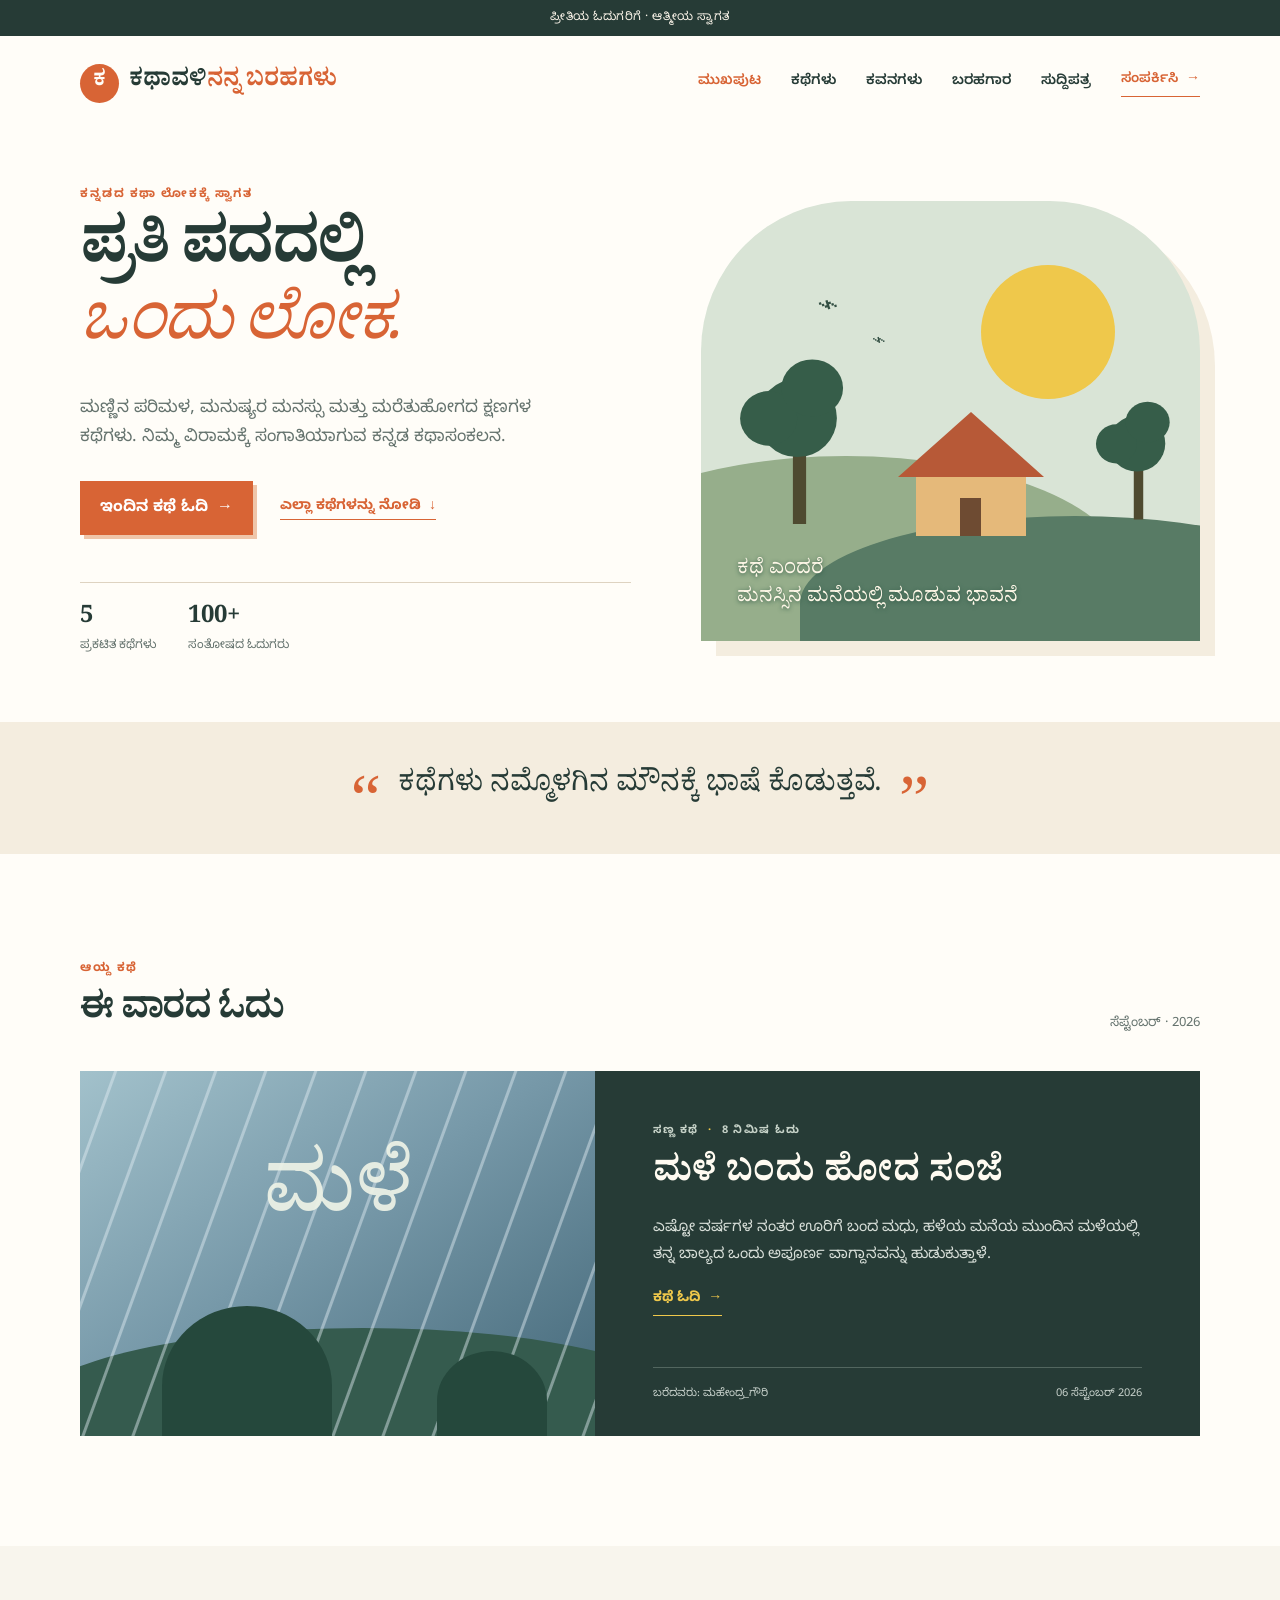
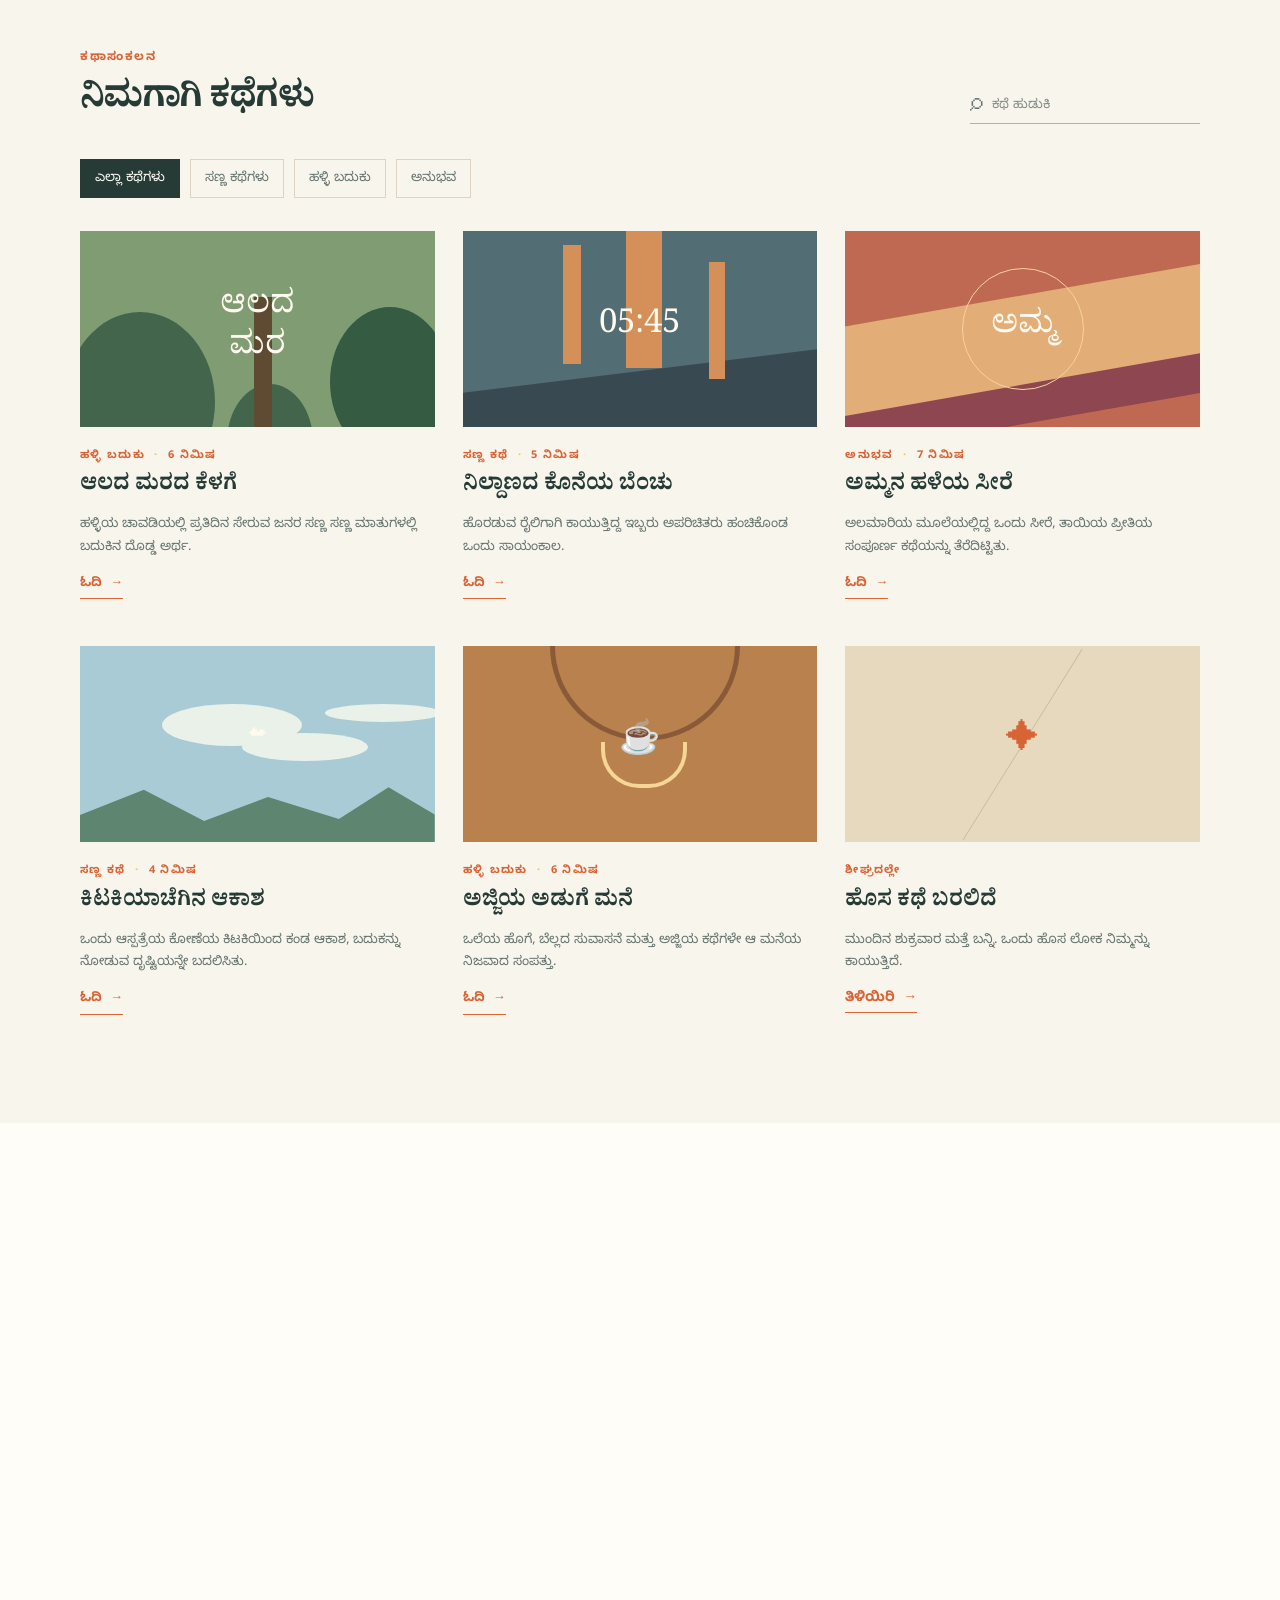
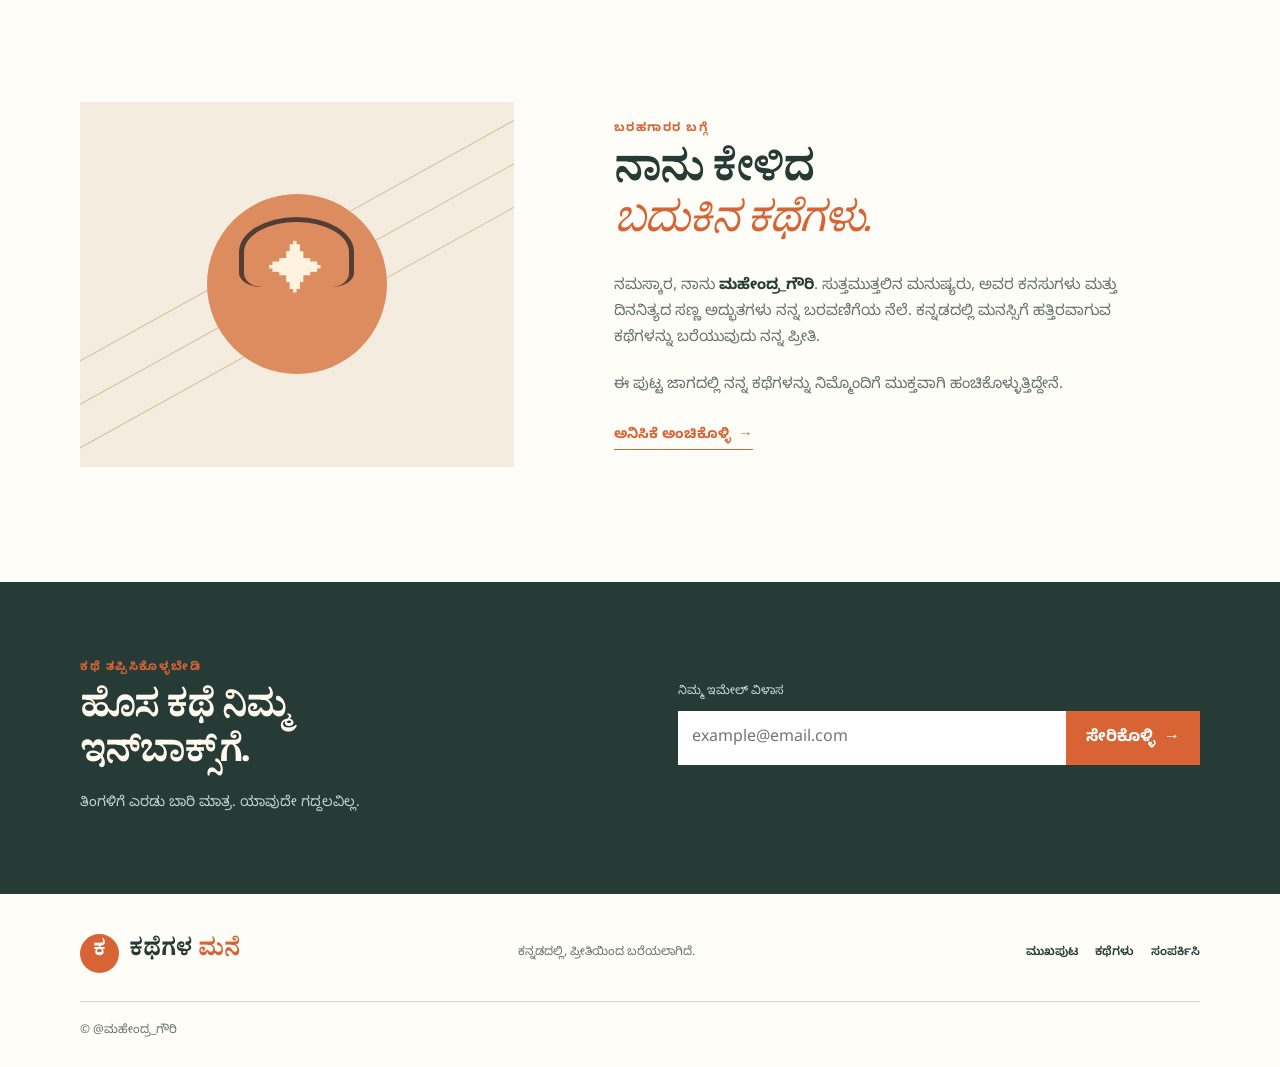
<file: index.html>
<!doctype html>
<html lang="kn">
  <head>
    <meta charset="UTF-8" />
    <meta name="viewport" content="width=device-width, initial-scale=1.0" />
    <meta name="description" content="ಕಥೆಗಳ ಮನೆ — ಕನ್ನಡ ಕಥೆಗಳ ಉಚಿತ ಓದುಗೃಹ." />
    <title>ಕಥಾವಳಿ | ಕನ್ನಡ ಕಥೆಗಳು</title>
    <link rel="preconnect" href="https://fonts.googleapis.com" />
    <link rel="preconnect" href="https://fonts.gstatic.com" crossorigin />
    <link href="https://fonts.googleapis.com/css2?family=Noto+Serif+Kannada:wght@400;500;600;700&family=Noto+Sans+Kannada:wght@400;500;600;700&display=swap" rel="stylesheet" />
    <link rel="stylesheet" href="styles.css" />
    <link rel="stylesheet" href="creative.css" />
  </head>
  <body>
    <a class="skip-link" href="#stories">ಕಥೆಗಳಿಗೆ ತೆರಳಿ</a>

    <header class="site-header" id="top">
      <div class="announcement">ಪ್ರೀತಿಯ ಓದುಗರಿಗೆ · ಆತ್ಮೀಯ ಸ್ವಾಗತ </div>
      <nav class="nav container" aria-label="ಮುಖ್ಯ ಸಂಚರಣೆ">
        <a class="brand" href="index.html" aria-label="ಕಥಾವಳಿ ಮುಖಪುಟ">
          <span class="brand-mark">ಕ</span>
          <span>ಕಥಾವಳಿ<em>ನನ್ನ ಬರಹಗಳು</em></span>
        </a>
        <button class="menu-button" aria-label="ಮೆನು ತೆರೆಯಿರಿ" aria-expanded="false">☰</button>
        <div class="nav-links">
          <a class="active" href="index.html">ಮುಖಪುಟ</a>
          <a href="kathegalu.html">ಕಥೆಗಳು</a>
          <a href="kavanagalu.html">ಕವನಗಳು</a>
          <a href="barahagara.html">ಬರಹಗಾರ</a>
          <a href="suddipatra.html">ಸುದ್ದಿಪತ್ರ</a>
          <a class="nav-cta" href="samparka.html">ಸಂಪರ್ಕಿಸಿ <span>→</span></a>
        </div>
      </nav>
    </header>

    <main>
      <section class="hero container">
        <div class="hero-copy">
          <p class="eyebrow">ಕನ್ನಡದ ಕಥಾ ಲೋಕಕ್ಕೆ ಸ್ವಾಗತ</p>
          <h1>ಪ್ರತಿ ಪದದಲ್ಲಿ<br /><i>ಒಂದು ಲೋಕ.</i></h1>
          <p class="hero-text">ಮಣ್ಣಿನ ಪರಿಮಳ, ಮನುಷ್ಯರ ಮನಸ್ಸು ಮತ್ತು ಮರೆತುಹೋಗದ ಕ್ಷಣಗಳ ಕಥೆಗಳು. ನಿಮ್ಮ ವಿರಾಮಕ್ಕೆ ಸಂಗಾತಿಯಾಗುವ ಕನ್ನಡ ಕಥಾಸಂಕಲನ.</p>
          <div class="hero-actions">
            <a class="button button-primary" href="#featured">ಇಂದಿನ ಕಥೆ ಓದಿ <span>→</span></a>
            <a class="text-link" href="#stories">ಎಲ್ಲಾ ಕಥೆಗಳನ್ನು ನೋಡಿ <span>↓</span></a>
          </div>
          <div class="hero-meta">
            <div><strong>5</strong><span>ಪ್ರಕಟಿತ ಕಥೆಗಳು</span></div>
            <div><strong>100+</strong><span>ಸಂತೋಷದ ಓದುಗರು</span></div>
          </div>
        </div>
        <div class="hero-art" aria-hidden="true">
          <div class="sun"></div>
          <div class="hill hill-back"></div>
          <div class="hill hill-front"></div>
          <div class="hut"><span></span></div>
          <div class="tree tree-one"><span></span></div>
          <div class="tree tree-two"><span></span></div>
          <div class="bird bird-one">⌁</div><div class="bird bird-two">⌁</div>
          <p>ಕಥೆ ಎಂದರೆ<br />ಮನಸ್ಸಿನ ಮನೆಯಲ್ಲಿ ಮೂಡುವ ಭಾವನೆ</p>
        </div>
      </section>

      <section class="quote-band">
        <div class="container quote-inner">
          <span class="quote-mark">“</span>
          <p>ಕಥೆಗಳು ನಮ್ಮೊಳಗಿನ ಮೌನಕ್ಕೆ ಭಾಷೆ ಕೊಡುತ್ತವೆ.</p>
          <span class="quote-mark end">”</span>
        </div>
      </section>

      <section class="featured container" id="featured">
        <div class="section-heading">
          <div><p class="eyebrow">ಆಯ್ದ ಕಥೆ</p><h2>ಈ ವಾರದ ಓದು</h2></div>
          <span class="issue">ಸೆಪ್ಟೆಂಬರ್ · 2026</span>
        </div>
        <article class="featured-card">
          <div class="featured-image image-rain"><span>ಮಳೆ</span><div class="rain-lines"></div></div>
          <div class="featured-body">
            <p class="category">ಸಣ್ಣ ಕಥೆ <span>·</span> 8 ನಿಮಿಷ ಓದು</p>
            <h3>ಮಳೆ ಬಂದು ಹೋದ ಸಂಜೆ</h3>
            <p>ಎಷ್ಟೋ ವರ್ಷಗಳ ನಂತರ ಊರಿಗೆ ಬಂದ ಮಧು, ಹಳೆಯ ಮನೆಯ ಮುಂದಿನ ಮಳೆಯಲ್ಲಿ ತನ್ನ ಬಾಲ್ಯದ ಒಂದು ಅಪೂರ್ಣ ವಾಗ್ದಾನವನ್ನು ಹುಡುಕುತ್ತಾಳೆ.</p>
            <button class="read-story" data-story="rain">ಕಥೆ ಓದಿ <span>→</span></button>
            <div class="featured-footer"><span>ಬರೆದವರು: ಮಹೇಂದ್ರ_ಗೌರಿ</span><span>06 ಸೆಪ್ಟೆಂಬರ್ 2026</span></div>
          </div>
        </article>
      </section>

      <section class="stories-section" id="stories">
        <div class="container">
          <div class="section-heading stories-heading">
            <div><p class="eyebrow">ಕಥಾಸಂಕಲನ</p><h2>ನಿಮಗಾಗಿ ಕಥೆಗಳು</h2></div>
            <label class="search" for="story-search"><span>⌕</span><input id="story-search" type="search" placeholder="ಕಥೆ ಹುಡುಕಿ" /></label>
          </div>
          <div class="filters" role="group" aria-label="ಕಥೆಯ ವರ್ಗಗಳು">
            <button class="filter active" data-filter="all">ಎಲ್ಲಾ ಕಥೆಗಳು</button>
            <button class="filter" data-filter="ಸಣ್ಣ ಕಥೆ">ಸಣ್ಣ ಕಥೆಗಳು</button>
            <button class="filter" data-filter="ಹಳ್ಳಿ ಬದುಕು">ಹಳ್ಳಿ ಬದುಕು</button>
            <button class="filter" data-filter="ಅನುಭವ">ಅನುಭವ</button>
          </div>
          <div class="story-grid" id="story-grid">
            <article class="story-card" data-category="ಹಳ್ಳಿ ಬದುಕು" data-search="ಆಲದ ಮರದ ಕೆಳಗೆ ಹಳ್ಳಿ ಬದುಕು">
              <div class="card-art art-tree"><span>ಆಲದ<br />ಮರ</span></div>
              <p class="category">ಹಳ್ಳಿ ಬದುಕು <span>·</span> 6 ನಿಮಿಷ</p><h3>ಆಲದ ಮರದ ಕೆಳಗೆ</h3>
              <p>ಹಳ್ಳಿಯ ಚಾವಡಿಯಲ್ಲಿ ಪ್ರತಿದಿನ ಸೇರುವ ಜನರ ಸಣ್ಣ ಸಣ್ಣ ಮಾತುಗಳಲ್ಲಿ ಬದುಕಿನ ದೊಡ್ಡ ಅರ್ಥ.</p>
              <button class="read-story simple" data-story="tree">ಓದಿ <span>→</span></button>
            </article>
            <article class="story-card" data-category="ಸಣ್ಣ ಕಥೆ" data-search="ನಿಲ್ದಾಣದ ಕೊನೆಯ ಬೆಂಚು ಸಣ್ಣ ಕಥೆ">
              <div class="card-art art-station"><span>05:45</span></div>
              <p class="category">ಸಣ್ಣ ಕಥೆ <span>·</span> 5 ನಿಮಿಷ</p><h3>ನಿಲ್ದಾಣದ ಕೊನೆಯ ಬೆಂಚು</h3>
              <p>ಹೊರಡುವ ರೈಲಿಗಾಗಿ ಕಾಯುತ್ತಿದ್ದ ಇಬ್ಬರು ಅಪರಿಚಿತರು ಹಂಚಿಕೊಂಡ ಒಂದು ಸಾಯಂಕಾಲ.</p>
              <button class="read-story simple" data-story="station">ಓದಿ <span>→</span></button>
            </article>
            <article class="story-card" data-category="ಅನುಭವ" data-search="ಅಮ್ಮನ ಹಳೆಯ ಸೀರೆ ಅನುಭವ">
              <div class="card-art art-saree"><span>ಅಮ್ಮ</span></div>
              <p class="category">ಅನುಭವ <span>·</span> 7 ನಿಮಿಷ</p><h3>ಅಮ್ಮನ ಹಳೆಯ ಸೀರೆ</h3>
              <p>ಅಲಮಾರಿಯ ಮೂಲೆಯಲ್ಲಿದ್ದ ಒಂದು ಸೀರೆ, ತಾಯಿಯ ಪ್ರೀತಿಯ ಸಂಪೂರ್ಣ ಕಥೆಯನ್ನು ತೆರೆದಿಟ್ಟಿತು.</p>
              <button class="read-story simple" data-story="saree">ಓದಿ <span>→</span></button>
            </article>
            <article class="story-card" data-category="ಸಣ್ಣ ಕಥೆ" data-search="ಕಿಟಕಿಯಾಚೆಗಿನ ಆಕಾಶ ಸಣ್ಣ ಕಥೆ">
              <div class="card-art art-sky"><span>☁</span></div>
              <p class="category">ಸಣ್ಣ ಕಥೆ <span>·</span> 4 ನಿಮಿಷ</p><h3>ಕಿಟಕಿಯಾಚೆಗಿನ ಆಕಾಶ</h3>
              <p>ಒಂದು ಆಸ್ಪತ್ರೆಯ ಕೋಣೆಯ ಕಿಟಕಿಯಿಂದ ಕಂಡ ಆಕಾಶ, ಬದುಕನ್ನು ನೋಡುವ ದೃಷ್ಟಿಯನ್ನೇ ಬದಲಿಸಿತು.</p>
              <button class="read-story simple" data-story="sky">ಓದಿ <span>→</span></button>
            </article>
            <article class="story-card" data-category="ಹಳ್ಳಿ ಬದುಕು" data-search="ಅಜ್ಜಿಯ ಅಡುಗೆ ಮನೆ ಹಳ್ಳಿ ಬದುಕು">
              <div class="card-art art-kitchen"><span>☕</span></div>
              <p class="category">ಹಳ್ಳಿ ಬದುಕು <span>·</span> 6 ನಿಮಿಷ</p><h3>ಅಜ್ಜಿಯ ಅಡುಗೆ ಮನೆ</h3>
              <p>ಒಲೆಯ ಹೊಗೆ, ಬೆಲ್ಲದ ಸುವಾಸನೆ ಮತ್ತು ಅಜ್ಜಿಯ ಕಥೆಗಳೇ ಆ ಮನೆಯ ನಿಜವಾದ ಸಂಪತ್ತು.</p>
              <button class="read-story simple" data-story="kitchen">ಓದಿ <span>→</span></button>
            </article>
            <article class="story-card coming-card" data-category="ಅನುಭವ" data-search="ಹೊಸ ಕಥೆ ಶೀಘ್ರದಲ್ಲೇ">
              <div class="card-art art-coming"><span>✦</span></div>
              <p class="category">ಶೀಘ್ರದಲ್ಲೇ</p><h3>ಹೊಸ ಕಥೆ ಬರಲಿದೆ</h3>
              <p>ಮುಂದಿನ ಶುಕ್ರವಾರ ಮತ್ತೆ ಬನ್ನಿ. ಒಂದು ಹೊಸ ಲೋಕ ನಿಮ್ಮನ್ನು ಕಾಯುತ್ತಿದೆ.</p>
              <a class="text-link" href="#subscribe">ತಿಳಿಯಿರಿ <span>→</span></a>
            </article>
          </div>
          <p class="no-results" hidden>ನಿಮ್ಮ ಹುಡುಕಾಟಕ್ಕೆ ಕಥೆ ಸಿಗಲಿಲ್ಲ. ಬೇರೆ ಪದ ಬಳಸಿ ನೋಡಿ.</p>
        </div>
      </section>

      <section class="poem-promo" data-reveal>
        <div class="moon-small">☾</div>
        <div><p class="eyebrow">ಹೊಸ ಪುಟ</p><h2>ಸ್ವಲ್ಪ ಪದಗಳು,<br /><i>ಸಾಕಷ್ಟು ಆಕಾಶ.</i></h2><p>ನಿಲ್ಲದ ಮನಸ್ಸಿಗೆ ಸ್ವಲ್ಪ ವಿರಾಮ ನೀಡುವ ಪುಟ್ಟ ಕವನಗಳು. ಒಂದೇ ಉಸಿರಿನಲ್ಲಿ ಓದಿ, ಬಹಳ ಹೊತ್ತು ಜೊತೆಯಲ್ಲಿಟ್ಟುಕೊಳ್ಳಿ.</p><a class="text-link" href="kavanagalu.html">ಕವನಗಳ ಲೋಕಕ್ಕೆ ತೆರಳಿ <span>→</span></a></div>
      </section>

      <section class="about container" id="about">
        <div class="about-portrait" aria-hidden="true"><div class="portrait-circle"><span>✦</span></div><div class="portrait-lines"></div></div>
        <div class="about-copy"><p class="eyebrow">ಬರಹಗಾರರ ಬಗ್ಗೆ</p><h2>ನಾನು ಕೇಳಿದ<br /><i>ಬದುಕಿನ ಕಥೆಗಳು.</i></h2><p>ನಮಸ್ಕಾರ, ನಾನು <strong>ಮಹೇಂದ್ರ_ಗೌರಿ</strong>. ಸುತ್ತಮುತ್ತಲಿನ ಮನುಷ್ಯರು, ಅವರ ಕನಸುಗಳು ಮತ್ತು ದಿನನಿತ್ಯದ ಸಣ್ಣ ಅದ್ಭುತಗಳು ನನ್ನ ಬರವಣಿಗೆಯ ನೆಲೆ. ಕನ್ನಡದಲ್ಲಿ ಮನಸ್ಸಿಗೆ ಹತ್ತಿರವಾಗುವ ಕಥೆಗಳನ್ನು ಬರೆಯುವುದು ನನ್ನ ಪ್ರೀತಿ.</p><p>ಈ ಪುಟ್ಟ ಜಾಗದಲ್ಲಿ ನನ್ನ ಕಥೆಗಳನ್ನು ನಿಮ್ಮೊಂದಿಗೆ ಮುಕ್ತವಾಗಿ ಹಂಚಿಕೊಳ್ಳುತ್ತಿದ್ದೇನೆ.</p><a class="text-link" href="mailto:hello@example.com">ಅನಿಸಿಕೆ ಅಂಚಿಕೊಳ್ಳಿ <span>→</span></a></div>
      </section>

      <section class="subscribe" id="subscribe">
        <div class="container subscribe-inner"><div><p class="eyebrow">ಕಥೆ ತಪ್ಪಿಸಿಕೊಳ್ಳಬೇಡಿ</p><h2>ಹೊಸ ಕಥೆ ನಿಮ್ಮ<br />ಇನ್‌ಬಾಕ್ಸ್‌ಗೆ.</h2><p>ತಿಂಗಳಿಗೆ ಎರಡು ಬಾರಿ ಮಾತ್ರ. ಯಾವುದೇ ಗದ್ದಲವಿಲ್ಲ.</p></div><form id="subscribe-form" novalidate><label for="email">ನಿಮ್ಮ ಇಮೇಲ್ ವಿಳಾಸ</label><div class="form-row"><input id="email" type="email" placeholder="example@email.com" required /><button class="button button-primary" type="submit">ಸೇರಿಕೊಳ್ಳಿ <span>→</span></button></div><p class="form-message" aria-live="polite"></p></form></div>
      </section>
    </main>

    <footer class="site-footer"><div class="container footer-inner"><a class="brand" href="#top"><span class="brand-mark">ಕ</span><span>ಕಥೆಗಳ <em>ಮನೆ</em></span></a><p>ಕನ್ನಡದಲ್ಲಿ, ಪ್ರೀತಿಯಿಂದ ಬರೆಯಲಾಗಿದೆ.</p><div class="footer-links"><a href="#top">ಮುಖಪುಟ</a><a href="#stories">ಕಥೆಗಳು</a><a href="mailto:hello@example.com">ಸಂಪರ್ಕಿಸಿ</a></div><p class="copyright">© <span id="year"></span> @ಮಹೇಂದ್ರ_ಗೌರಿ</p></div></footer>

    <dialog class="reader" id="story-reader">
      <button class="close-reader" aria-label="ಕಥೆ ಮುಚ್ಚಿ">×</button>
      <article class="reader-content"><p class="category" id="reader-category"></p><h2 id="reader-title"></h2><p class="reader-byline">ಬರೆದವರು:ಮಹೇಂದ್ರ_ಗೌರಿ</p><div class="reader-body" id="reader-body"></div><div class="reader-end">✦<p>ಓದಿದ್ದಕ್ಕೆ ಧನ್ಯವಾದಗಳು</p></div></article>
    </dialog>
    <script src="app.js"></script>
  </body>
</html>
</file>
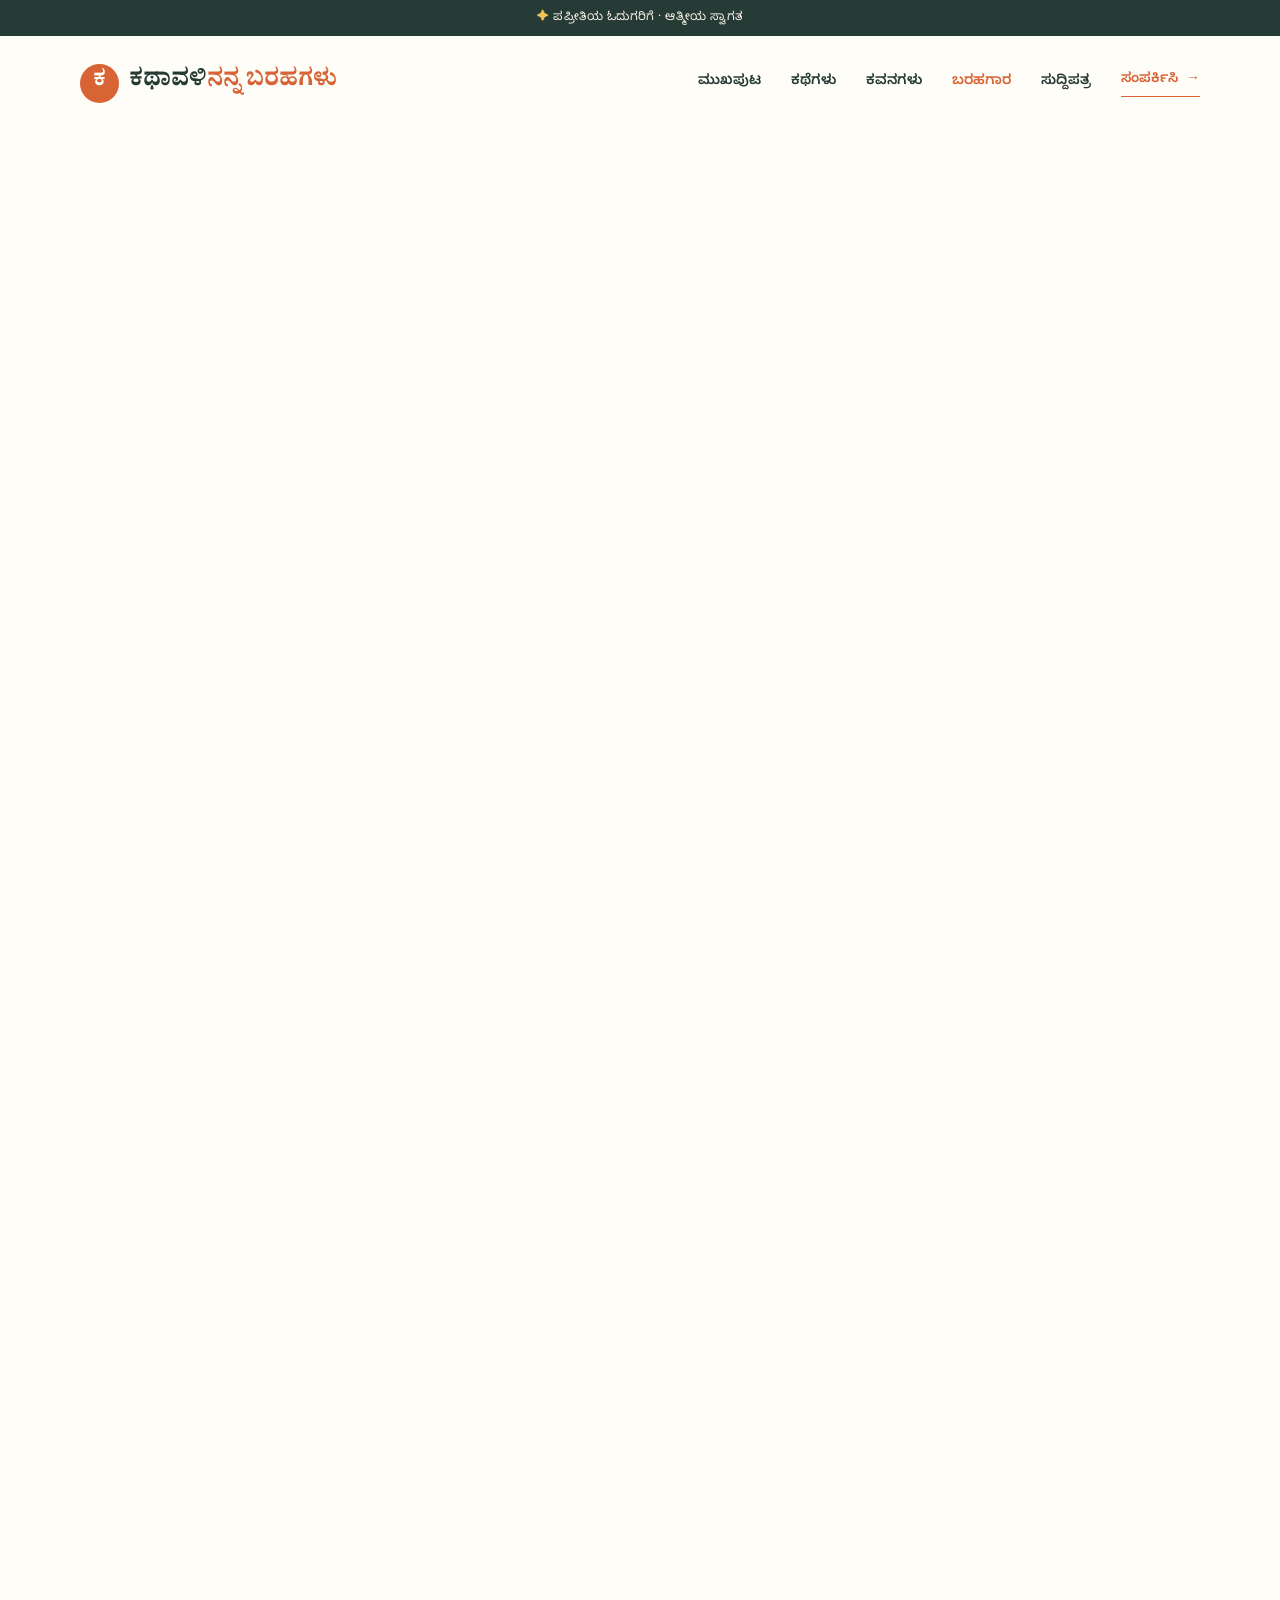
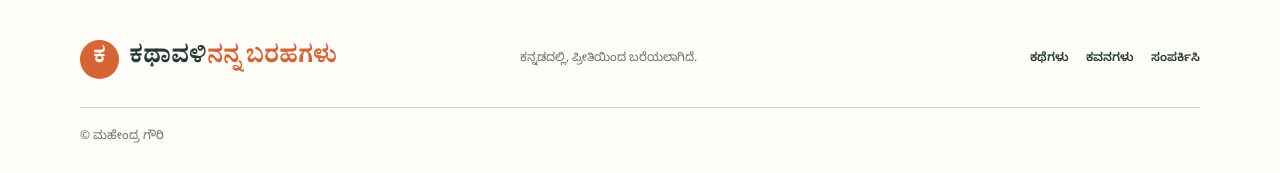
<file: barahagara.html>
<!doctype html>
<html lang="kn"><head><meta charset="UTF-8" /><meta name="viewport" content="width=device-width, initial-scale=1.0" /><meta name="description" content="ಕಥಾವಳಿಯ ಬರಹಗಾರರ ಪರಿಚಯ." /><title>ಬರಹಗಾರ | ಕಥಾವಳಿ</title><link rel="preconnect" href="https://fonts.googleapis.com" /><link rel="preconnect" href="https://fonts.gstatic.com" crossorigin /><link href="https://fonts.googleapis.com/css2?family=Noto+Serif+Kannada:wght@400;500;600;700&family=Noto+Sans+Kannada:wght@400;500;600;700&display=swap" rel="stylesheet" /><link rel="stylesheet" href="styles.css" /><link rel="stylesheet" href="creative.css" /></head>
<body><a class="skip-link" href="#main-content">ಪರಿಚಯಕ್ಕೆ ತೆರಳಿ</a><div class="reading-progress"><span></span></div><header class="site-header"><div class="announcement"><span class="spark">✦</span> ಪಪ್ರೀತಿಯ ಓದುಗರಿಗೆ · ಆತ್ಮೀಯ ಸ್ವಾಗತ </div><nav class="nav container" aria-label="ಮುಖ್ಯ ಸಂಚರಣೆ"><a class="brand" href="index.html"><span class="brand-mark">ಕ</span><span>ಕಥಾವಳಿ<em>ನನ್ನ ಬರಹಗಳು</em></span></a><button class="menu-button" aria-label="ಮೆನು ತೆರೆಯಿರಿ" aria-expanded="false">☰</button><div class="nav-links"><a href="index.html">ಮುಖಪುಟ</a><a href="kathegalu.html">ಕಥೆಗಳು</a><a href="kavanagalu.html">ಕವನಗಳು</a><a class="active" href="barahagara.html">ಬರಹಗಾರ</a><a href="suddipatra.html">ಸುದ್ದಿಪತ್ರ</a><a class="nav-cta" href="samparka.html">ಸಂಪರ್ಕಿಸಿ <span>→</span></a></div></nav></header>
<main class="page-wrap" id="main-content"><section class="about-section"><div class="about-portrait-new" data-reveal aria-label="ಬರಹಗಾರರ ಸಾಂಕೇತಿಕ ಚಿತ್ರ"><div class="portrait-head-new"></div></div><div class="about-copy-new" data-reveal><p class="eyebrow-line">ಬರಹದ ಹಿಂದೆ</p><h1>ನಾನು ಕೇಳಿದ<br /><i>ಬದುಕಿನ ಕಥೆಗಳು.</i></h1><p>ನಮಸ್ಕಾರ, ನಾನು <strong>ಮಹೇಂದ್ರ ಗೌರಿ</strong>. ಸುತ್ತಮುತ್ತಲಿನ ಮನುಷ್ಯರು, ಅವರ ಕನಸುಗಳು ಮತ್ತು ದಿನನಿತ್ಯದ ಸಣ್ಣ ಅದ್ಭುತಗಳು ನನ್ನ ಬರವಣಿಗೆಯ ನೆಲೆ.</p><p>ಕನ್ನಡದಲ್ಲಿ ಮನಸ್ಸಿಗೆ ಹತ್ತಿರವಾಗುವ ಕಥೆಗಳನ್ನು ಬರೆಯುವುದು ನನ್ನ ಪ್ರೀತಿ. ಈ ಜಾಗ ನನ್ನ ಬರಹಗಳು ನಿಮ್ಮನ್ನು ಭೇಟಿಯಾಗುವ ಒಂದು ಪುಟ್ಟ ಮನೆ.</p><a class="button button-primary" href="samparka.html">ನನಗೆ ಬರೆಯಿರಿ <span>→</span></a></div></section><section class="about-callout" data-reveal><p>“ಒಳ್ಳೆಯ ಕಥೆ ಎಂದರೆ, ಓದಿ ಮುಗಿಸಿದ ಮೇಲೂ<br />ನಮ್ಮೊಡನೆ ಸ್ವಲ್ಪ ದೂರ <i>ನಡೆಯುವ ಸಂಗಾತಿ.</i>”</p></section><section class="about-section" style="padding-top:0"><div data-reveal><p class="eyebrow-line">ನನ್ನ ನಂಬಿಕೆ</p><h2 style="margin:0;font:700 38px/1.35 var(--serif)">ಅಕ್ಷರಗಳು<br />ಜನರನ್ನು ಹತ್ತಿರ ತರುತ್ತವೆ.</h2></div><div class="values-row" data-reveal><article><span>⌂</span><h2>ಮಣ್ಣಿನ ಪರಿಮಳ</h2><p>ನಮ್ಮ ಸುತ್ತಲಿನ ಲೋಕವೇ ನನ್ನ ಮೊದಲ ಪುಸ್ತಕ.</p></article><article><span>♡</span><h2>ಮನುಷ್ಯರ ಕಥೆ</h2><p>ಪ್ರತಿ ಮುಖದ ಹಿಂದೆಯೂ ಹೇಳಲು ಒಂದು ಕಥೆ ಇದೆ.</p></article><article><span>✦</span><h2>ಸರಳ ಮಾತು</h2><p>ಮನಸ್ಸಿಗೆ ತಲುಪಲು ಮಾತು ಸರಳವಾಗಿರಬೇಕು.</p></article></div></section></main>
<footer class="site-footer"><div class="container footer-inner"><a class="brand" href="index.html"><span class="brand-mark">ಕ</span><span>ಕಥಾವಳಿ<em>ನನ್ನ ಬರಹಗಳು</em></span></a><p>ಕನ್ನಡದಲ್ಲಿ, ಪ್ರೀತಿಯಿಂದ ಬರೆಯಲಾಗಿದೆ.</p><div class="footer-links"><a href="kathegalu.html">ಕಥೆಗಳು</a><a href="kavanagalu.html">ಕವನಗಳು</a><a href="samparka.html">ಸಂಪರ್ಕಿಸಿ</a></div><p class="copyright">© <span id="year"></span> ಮಹೇಂದ್ರ ಗೌರಿ</p></div></footer><script src="app.js"></script></body></html>
</file>
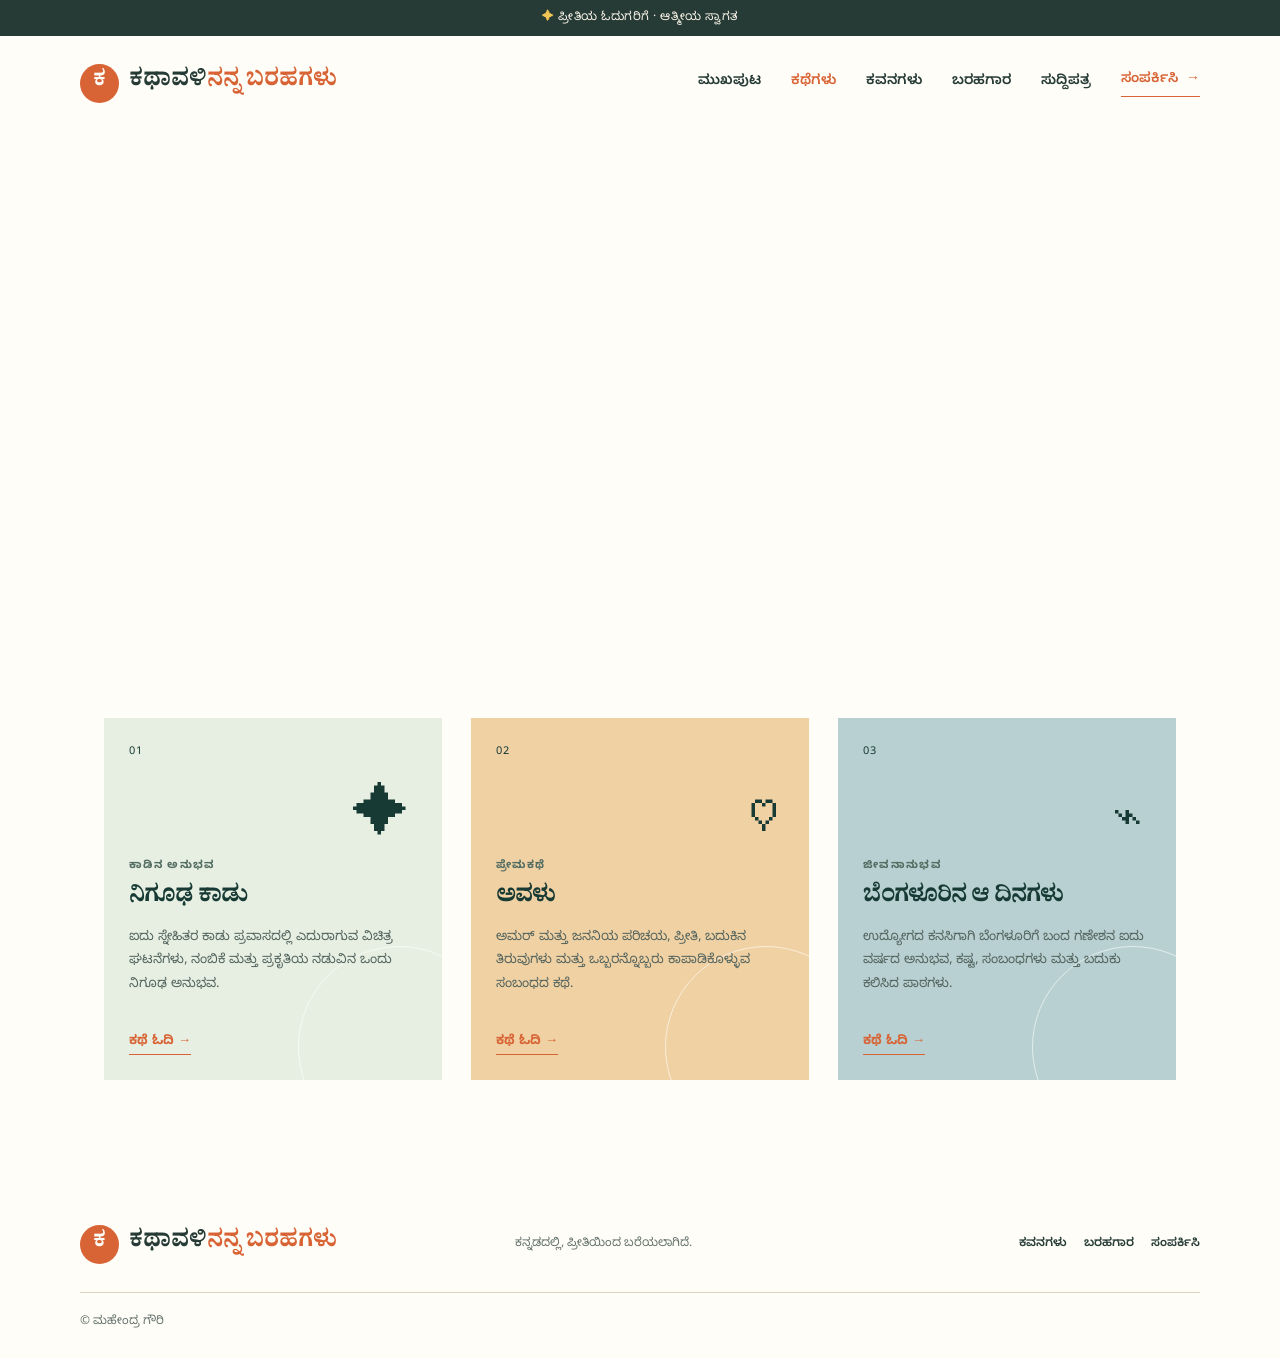
<file: kathegalu.html>
<!doctype html>
<html lang="kn"><head><meta charset="UTF-8" /><meta name="viewport" content="width=device-width, initial-scale=1.0" /><meta name="description" content="ಕಥಾವಳಿಯ ಕನ್ನಡ ಸಣ್ಣ ಕಥೆಗಳ ಸಂಗ್ರಹ." /><title>ಕಥೆಗಳು | ಕಥಾವಳಿ</title><link rel="preconnect" href="https://fonts.googleapis.com" /><link rel="preconnect" href="https://fonts.gstatic.com" crossorigin /><link href="https://fonts.googleapis.com/css2?family=Noto+Serif+Kannada:wght@400;500;600;700&family=Noto+Sans+Kannada:wght@400;500;600;700&display=swap" rel="stylesheet" /><link rel="stylesheet" href="styles.css" /><link rel="stylesheet" href="creative.css" /></head>
<body><a class="skip-link" href="#main-content">ಕಥೆಗಳಿಗೆ ತೆರಳಿ</a><div class="reading-progress"><span></span></div><header class="site-header" id="top"><div class="announcement"><span class="spark">✦</span> ಪ್ರೀತಿಯ ಓದುಗರಿಗೆ · ಆತ್ಮೀಯ ಸ್ವಾಗತ </div><nav class="nav container" aria-label="ಮುಖ್ಯ ಸಂಚರಣೆ"><a class="brand" href="index.html"><span class="brand-mark">ಕ</span><span>ಕಥಾವಳಿ<em>ನನ್ನ ಬರಹಗಳು</em></span></a><button class="menu-button" aria-label="ಮೆನು ತೆರೆಯಿರಿ" aria-expanded="false">☰</button><div class="nav-links"><a href="index.html">ಮುಖಪುಟ</a><a class="active" href="kathegalu.html">ಕಥೆಗಳು</a><a href="kavanagalu.html">ಕವನಗಳು</a><a href="barahagara.html">ಬರಹಗಾರ</a><a href="suddipatra.html">ಸುದ್ದಿಪತ್ರ</a><a class="nav-cta" href="samparka.html">ಸಂಪರ್ಕಿಸಿ <span>→</span></a></div></nav></header>
<main class="page-wrap" id="main-content"><section class="inner-hero"><div data-reveal><p class="eyebrow-line">ಕಥಾಸಂಕಲನ</p><h1>ಎಲ್ಲಾ ಕಥೆಗಳಲ್ಲೂ<br /><i>ನಮ್ಮದೇ ನೆರಳು.</i></h1><p class="lead">ಹಳ್ಳಿ ಬದುಕಿನ ಸುವಾಸನೆ, ನಗರದ ಸದ್ದಿನ ನಡುವೆ ಸಿಕ್ಕ ಮೌನ, ಸಂಬಂಧಗಳ ಸಣ್ಣ ಅದ್ಭುತಗಳು — ಓದಲು ಒಂದು ಕಥೆ ಆಯ್ಕೆ ಮಾಡಿ.</p></div><div class="hero-shape story-shape" data-reveal aria-hidden="true"><span>ಕಥೆ</span></div></section>
<section class="catalogue-wrap"><div class="catalogue-tools" data-reveal><div class="filters" role="group" aria-label="ಕಥೆಯ ವರ್ಗಗಳು"><button class="filter active" data-filter="all">ಎಲ್ಲಾ ಕಥೆಗಳು</button><button class="filter" data-filter="ಕಾಡಿನ ಅನುಭವ">ಕಾಡಿನ ಅನುಭವ</button><button class="filter" data-filter="ಪ್ರೇಮಕಥೆ">ಪ್ರೇಮಕಥೆ</button><button class="filter" data-filter="ಜೀವನಾನುಭವ">ಜೀವನಾನುಭವ</button></div><label class="search" for="story-search"><span>⌕</span><input id="story-search" type="search" placeholder="ಕಥೆ ಹುಡುಕಿ" /></label></div>
<div class="story-grid-new" id="story-grid">
<article class="story-card-new" data-category="ಕಾಡಿನ ಅನುಭವ" data-search="ನಿಗೂಢ ಕಾಡು"><span class="story-number">01</span><span class="story-icon">✦</span><p class="category">ಕಾಡಿನ ಅನುಭವ</p><h2>ನಿಗೂಢ ಕಾಡು</h2><p>ಐದು ಸ್ನೇಹಿತರ ಕಾಡು ಪ್ರವಾಸದಲ್ಲಿ ಎದುರಾಗುವ ವಿಚಿತ್ರ ಘಟನೆಗಳು, ನಂಬಿಕೆ ಮತ್ತು ಪ್ರಕೃತಿಯ ನಡುವಿನ ಒಂದು ನಿಗೂಢ ಅನುಭವ.</p><button data-open-story="mysterious-forest">ಕಥೆ ಓದಿ <span>→</span></button></article>
<article class="story-card-new" data-category="ಪ್ರೇಮಕಥೆ" data-search="ಅವಳು"><span class="story-number">02</span><span class="story-icon">♡</span><p class="category">ಪ್ರೇಮಕಥೆ</p><h2>ಅವಳು</h2><p>ಅಮರ್ ಮತ್ತು ಜನನಿಯ ಪರಿಚಯ, ಪ್ರೀತಿ, ಬದುಕಿನ ತಿರುವುಗಳು ಮತ್ತು ಒಬ್ಬರನ್ನೊಬ್ಬರು ಕಾಪಾಡಿಕೊಳ್ಳುವ ಸಂಬಂಧದ ಕಥೆ.</p><button data-open-story="avalu">ಕಥೆ ಓದಿ <span>→</span></button></article>
<article class="story-card-new" data-category="ಜೀವನಾನುಭವ" data-search="ಬೆಂಗಳೂರಿನ ಆ ದಿನಗಳು ಬೆಂಗಳೂರು ಗಣಿ"><span class="story-number">03</span><span class="story-icon">⌁</span><p class="category">ಜೀವನಾನುಭವ</p><h2>ಬೆಂಗಳೂರಿನ ಆ ದಿನಗಳು</h2><p>ಉದ್ಯೋಗದ ಕನಸಿಗಾಗಿ ಬೆಂಗಳೂರಿಗೆ ಬಂದ ಗಣೇಶನ ಐದು ವರ್ಷದ ಅನುಭವ, ಕಷ್ಟ, ಸಂಬಂಧಗಳು ಮತ್ತು ಬದುಕು ಕಲಿಸಿದ ಪಾಠಗಳು.</p><button data-open-story="bengaluru-days">ಕಥೆ ಓದಿ <span>→</span></button></article>
</div><p class="no-results" hidden>ನಿಮ್ಮ ಹುಡುಕಾಟಕ್ಕೆ ಕಥೆ ಸಿಗಲಿಲ್ಲ. ಬೇರೆ ಪದ ಬಳಸಿ ನೋಡಿ.</p></section></main>
<footer class="site-footer"><div class="container footer-inner"><a class="brand" href="index.html"><span class="brand-mark">ಕ</span><span>ಕಥಾವಳಿ<em>ನನ್ನ ಬರಹಗಳು</em></span></a><p>ಕನ್ನಡದಲ್ಲಿ, ಪ್ರೀತಿಯಿಂದ ಬರೆಯಲಾಗಿದೆ.</p><div class="footer-links"><a href="kavanagalu.html">ಕವನಗಳು</a><a href="barahagara.html">ಬರಹಗಾರ</a><a href="samparka.html">ಸಂಪರ್ಕಿಸಿ</a></div><p class="copyright">© <span id="year"></span> ಮಹೇಂದ್ರ ಗೌರಿ</p></div></footer>
<dialog class="reader" id="story-reader"><button class="close-reader" aria-label="ಕಥೆ ಮುಚ್ಚಿ">×</button><article class="reader-content"><p class="category" id="reader-category"></p><h1 id="reader-title"></h1><p class="reader-byline">ಬರೆದವರು: ಮಹೇಂದ್ರ ಗೌರಿ</p><div class="reader-body" id="reader-body"></div><div class="reader-end">✦<p>ಓದಿದ್ದಕ್ಕೆ ಧನ್ಯವಾದಗಳು</p></div></article></dialog><script src="app.js"></script></body></html>
</file>
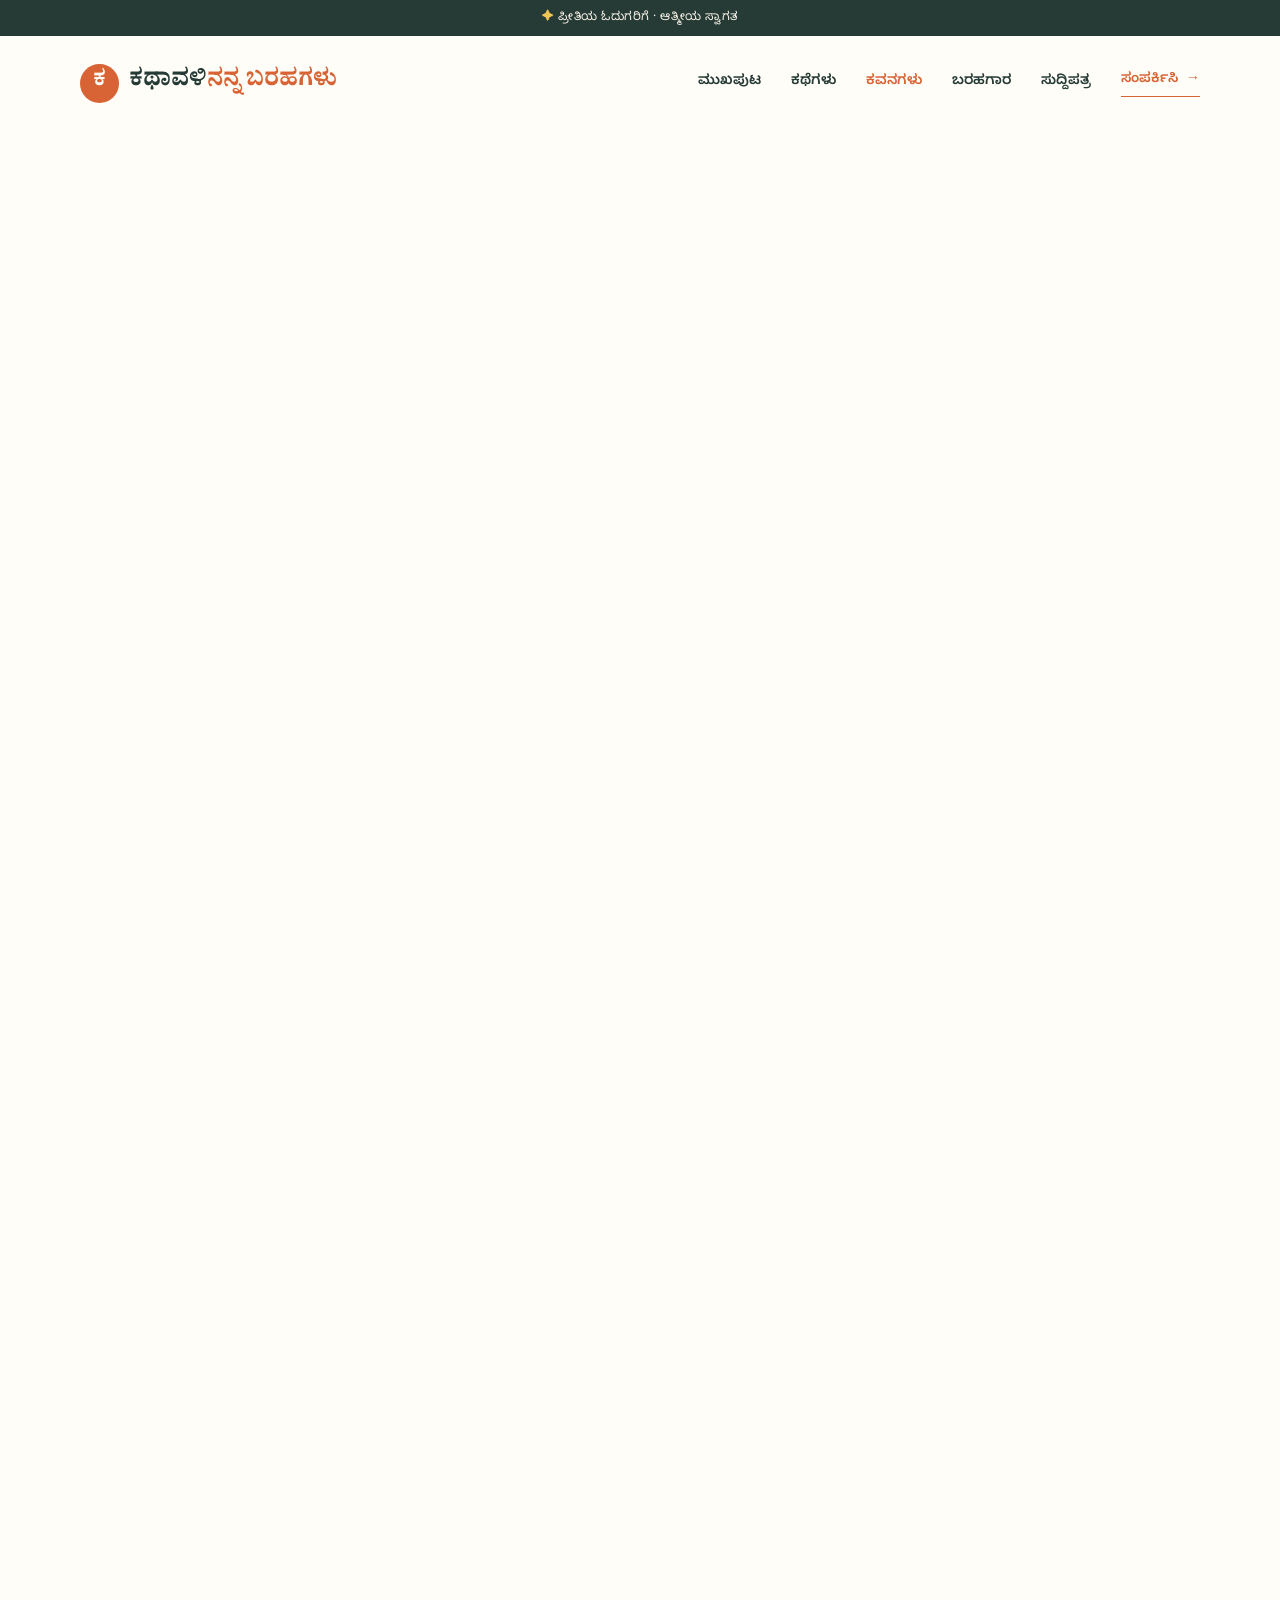
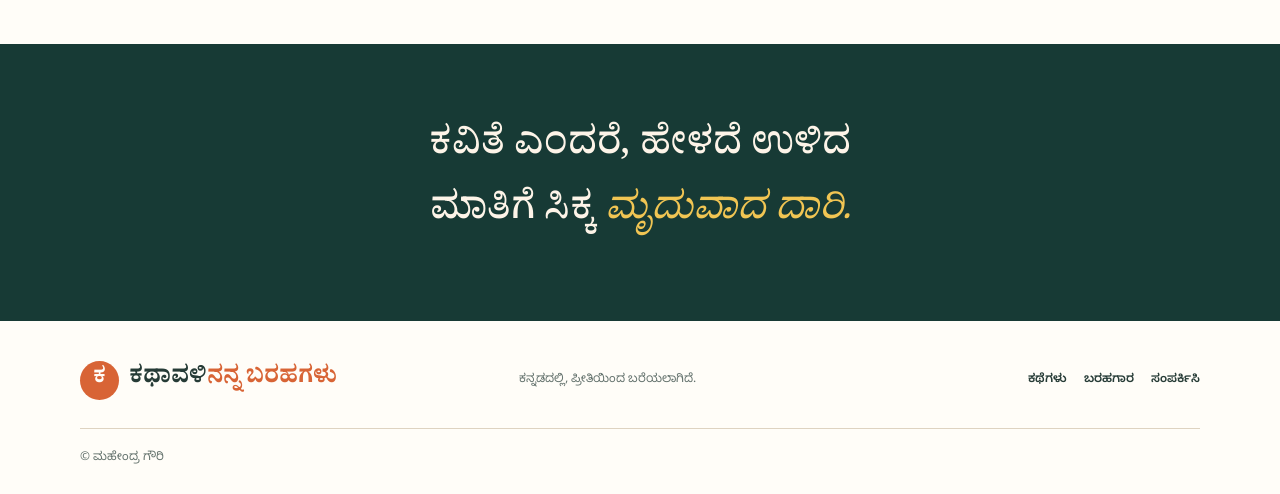
<file: kavanagalu.html>
<!doctype html>
<html lang="kn"><head><meta charset="UTF-8" /><meta name="viewport" content="width=device-width, initial-scale=1.0" /><meta name="description" content="ಕಥಾವಳಿಯ ಸಣ್ಣ ಕನ್ನಡ ಕವನಗಳು." /><title>ಕವನಗಳು | ಕಥಾವಳಿ</title><link rel="preconnect" href="https://fonts.googleapis.com" /><link rel="preconnect" href="https://fonts.gstatic.com" crossorigin /><link href="https://fonts.googleapis.com/css2?family=Noto+Serif+Kannada:wght@400;500;600;700&family=Noto+Sans+Kannada:wght@400;500;600;700&display=swap" rel="stylesheet" /><link rel="stylesheet" href="styles.css" /><link rel="stylesheet" href="creative.css" /></head>
<body><a class="skip-link" href="#main-content">ಕವನಗಳಿಗೆ ತೆರಳಿ</a><div class="reading-progress"><span></span></div><header class="site-header" id="top"><div class="announcement"><span class="spark">✦</span> ಪ್ರೀತಿಯ ಓದುಗರಿಗೆ · ಆತ್ಮೀಯ ಸ್ವಾಗತ </div><nav class="nav container" aria-label="ಮುಖ್ಯ ಸಂಚರಣೆ"><a class="brand" href="index.html"><span class="brand-mark">ಕ</span><span>ಕಥಾವಳಿ<em>ನನ್ನ ಬರಹಗಳು</em></span></a><button class="menu-button" aria-label="ಮೆನು ತೆರೆಯಿರಿ" aria-expanded="false">☰</button><div class="nav-links"><a href="index.html">ಮುಖಪುಟ</a><a href="kathegalu.html">ಕಥೆಗಳು</a><a class="active" href="kavanagalu.html">ಕವನಗಳು</a><a href="barahagara.html">ಬರಹಗಾರ</a><a href="suddipatra.html">ಸುದ್ದಿಪತ್ರ</a><a class="nav-cta" href="samparka.html">ಸಂಪರ್ಕಿಸಿ <span>→</span></a></div></nav></header>
<main class="page-wrap" id="main-content"><section class="inner-hero"><div data-reveal><p class="eyebrow-line">ಕವನಗಳ ಮನೆ</p><h1>ಮನಸ್ಸಿನಲ್ಲಿ ಉಳಿಯುವ<br /><i>ಚಿಕ್ಕ ಚಿಕ್ಕ ಸಾಲುಗಳು.</i></h1><p class="lead">ಒಂದು ಕಪ್ ಕಾಫಿಯಷ್ಟು ಚಿಕ್ಕದಾದ, ಆದರೆ ಸಂಜೆಯಷ್ಟು ದೀರ್ಘವಾಗಿ ನಿಮ್ಮೊಂದಿಗಿರುವ ಕವನಗಳು.</p></div><div class="hero-shape poem-shape" data-reveal aria-hidden="true"><span>ಕವನ</span><em>✦</em><em>✦</em></div></section><section class="poem-opening" data-reveal><p>ಇವು ಕವನಗಳಲ್ಲ — ಕೆಲವೊಮ್ಮೆ ಮಾತಾಗದ<br />ನಿಮ್ಮ ಮನಸ್ಸಿನ <i>ಧ್ವನಿಗಳು.</i></p></section>
<section class="poems-wrap"><div class="poem-grid-new"><article class="poem-tile" data-open-poem="sunset" data-reveal><span class="poem-index">01</span><span class="poem-symbol">☀</span><p class="category">ಸಂಜೆ</p><h2>ಸೂರ್ಯ ಮುಳುಗುವಾಗ</h2><p class="preview">ಸೂರ್ಯ ಮುಳುಗುವುದಿಲ್ಲ,<br />ಅವನು ನಾಳೆಯ ಬೆಳಕನ್ನು<br />ಸೇರಿಸಿಡಲು ಹೋಗುತ್ತಾನೆ.</p><button>ಪೂರ್ಣ ಕವನ <span>→</span></button></article><article class="poem-tile" data-open-poem="rain" data-reveal><span class="poem-index">02</span><span class="poem-symbol">⌇</span><p class="category">ಮಳೆ</p><h2>ಕಿಟಕಿಯ ಬಳಿ ಮಳೆ</h2><p class="preview">ಮಳೆ ಕಿಟಕಿಗೆ ಬರೆದ ಪದಗಳನು<br />ಗಾಳಿ ಓದಿ ಮುಗಿಸುವ ಮುನ್ನ<br />ನಾನು ನೆನಪಾಗಿದ್ದೆ.</p><button>ಪೂರ್ಣ ಕವನ <span>→</span></button></article><article class="poem-tile" data-open-poem="home" data-reveal><span class="poem-index">03</span><span class="poem-symbol">⌂</span><p class="category">ಮನೆ</p><h2>ಹಿಂದಿರುಗುವ ದಾರಿ</h2><p class="preview">ಮನೆ ದೂರವಾದಂತೆಲ್ಲ,<br />ನನ್ನೊಳಗೆ ಒಂದು ಬಾಗಿಲು<br />ಇನ್ನೂ ತೆರೆದೇ ಇತ್ತು.</p><button>ಪೂರ್ಣ ಕವನ <span>→</span></button></article><article class="poem-tile" data-open-poem="night" data-reveal><span class="poem-index">04</span><span class="poem-symbol">☾</span><p class="category">ರಾತ್ರಿ</p><h2>ಚಂದ್ರನಿಗೆ ಒಂದು ಪ್ರಶ್ನೆ</h2><p class="preview">ಇಷ್ಟೊಂದು ಕತ್ತಲೆಯ ಮಧ್ಯೆ<br />ಇಷ್ಟು ನಿಧಾನವಾಗಿ ಹೊಳೆಯುವುದು<br />ಹೇಗೆ ಕಲಿತೆ?</p><button>ಪೂರ್ಣ ಕವನ <span>→</span></button></article><article class="poem-tile" data-open-poem="letter" data-reveal><span class="poem-index">05</span><span class="poem-symbol">✉</span><p class="category">ನೆನಪು</p><h2>ಕಳುಹಿಸದ ಪತ್ರ</h2><p class="preview">ಬರೆದೆ, ಮಡಚಿಟ್ಟೆ,<br />ಕಳಿಸಲಿಲ್ಲ —<br />ಅಷ್ಟೇ ನನ್ನ ಪ್ರೀತಿ.</p><button>ಪೂರ್ಣ ಕವನ <span>→</span></button></article><article class="poem-tile" data-open-poem="leaf" data-reveal><span class="poem-index">06</span><span class="poem-symbol">❋</span><p class="category">ಬದುಕು</p><h2>ಎಲೆಯ ಪಾಠ</h2><p class="preview">ಬೀಳುವುದನ್ನು ಹೆದರದ ಎಲೆ<br />ಮರಕ್ಕೆ ವಸಂತದ ಭರವಸೆ<br />ಬಿಟ್ಟುಹೋಗುತ್ತದೆ.</p><button>ಪೂರ್ಣ ಕವನ <span>→</span></button></article></div></section><section class="poem-quote"><p>ಕವಿತೆ ಎಂದರೆ, ಹೇಳದೆ ಉಳಿದ<br />ಮಾತಿಗೆ ಸಿಕ್ಕ <i>ಮೃದುವಾದ ದಾರಿ.</i></p></section></main>
<footer class="site-footer"><div class="container footer-inner"><a class="brand" href="index.html"><span class="brand-mark">ಕ</span><span>ಕಥಾವಳಿ<em>ನನ್ನ ಬರಹಗಳು</em></span></a><p>ಕನ್ನಡದಲ್ಲಿ, ಪ್ರೀತಿಯಿಂದ ಬರೆಯಲಾಗಿದೆ.</p><div class="footer-links"><a href="kathegalu.html">ಕಥೆಗಳು</a><a href="barahagara.html">ಬರಹಗಾರ</a><a href="samparka.html">ಸಂಪರ್ಕಿಸಿ</a></div><p class="copyright">© <span id="year"></span> ಮಹೇಂದ್ರ ಗೌರಿ</p></div></footer>
<dialog class="reader poem-reader" id="poem-reader"><button class="close-reader" aria-label="ಕವನ ಮುಚ್ಚಿ">×</button><article class="reader-content"><p class="category" id="poem-category"></p><h1 id="poem-title"></h1><p class="reader-byline">ಬರೆದವರು: ಮಹೇಂದ್ರ ಗೌರಿ</p><div class="reader-body poem-reader-body" id="poem-body"></div><div class="reader-end">✦<p>ಓದಿದ್ದಕ್ಕೆ ಧನ್ಯವಾದಗಳು</p></div></article></dialog><script src="app.js"></script></body></html>
</file>
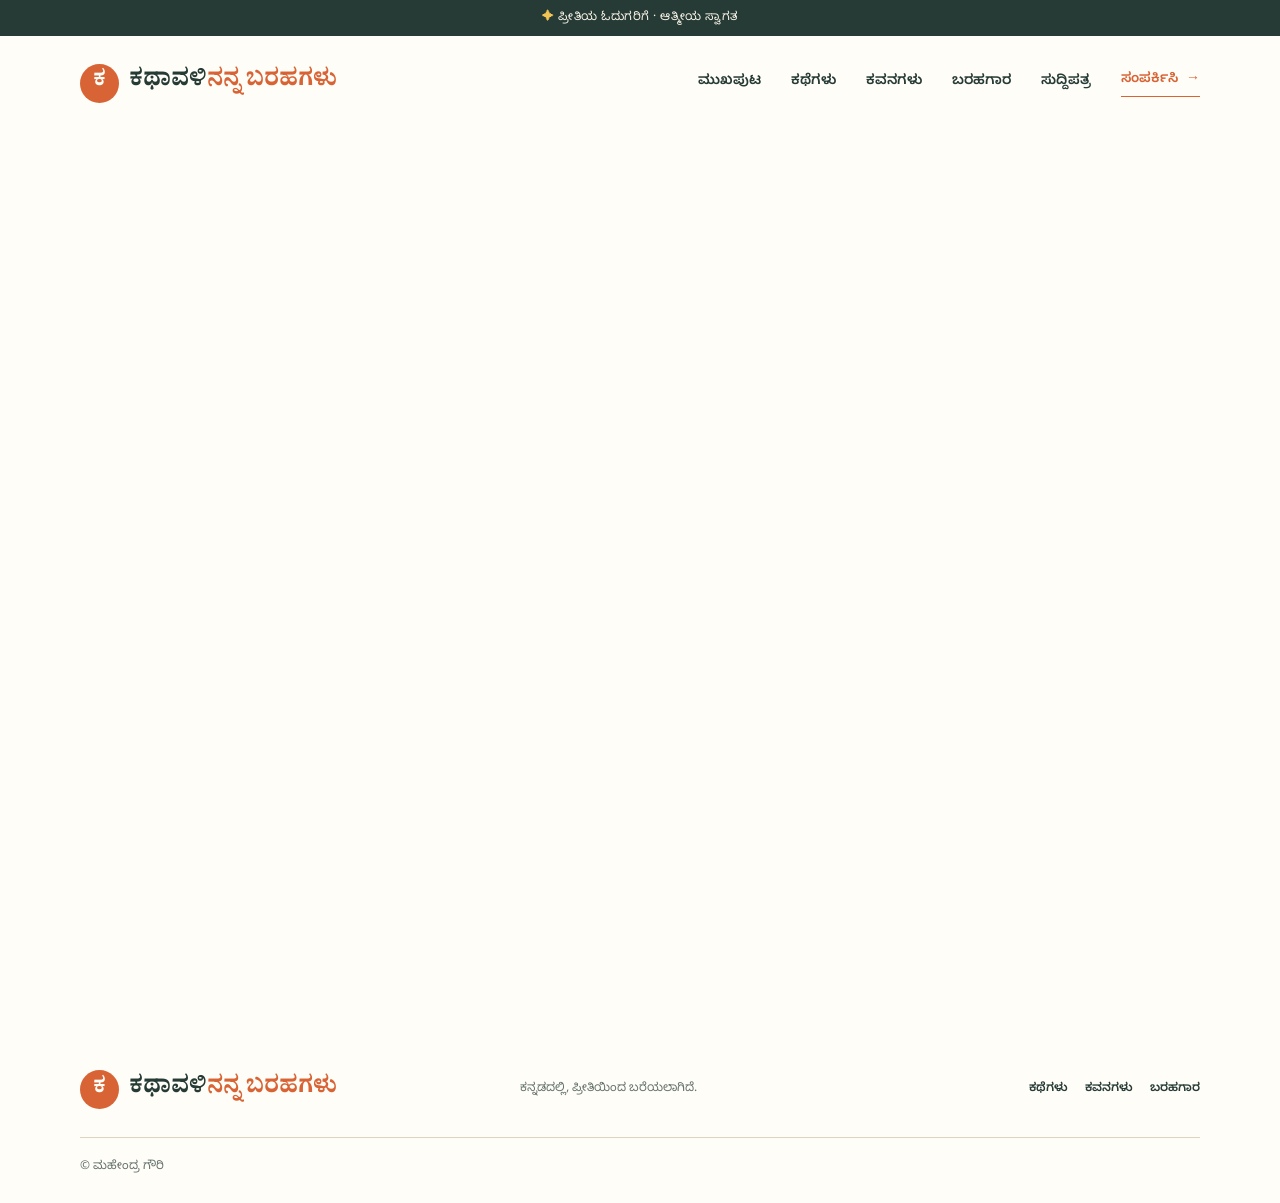
<file: samparka.html>
<!doctype html>
<html lang="kn"><head><meta charset="UTF-8" /><meta name="viewport" content="width=device-width, initial-scale=1.0" /><meta name="description" content="ಕಥಾವಳಿ ಬರಹಗಾರರನ್ನು ಸಂಪರ್ಕಿಸಿ." /><title>ಸಂಪರ್ಕಿಸಿ | ಕಥಾವಳಿ</title><link rel="preconnect" href="https://fonts.googleapis.com" /><link rel="preconnect" href="https://fonts.gstatic.com" crossorigin /><link href="https://fonts.googleapis.com/css2?family=Noto+Serif+Kannada:wght@400;500;600;700&family=Noto+Sans+Kannada:wght@400;500;600;700&display=swap" rel="stylesheet" /><link rel="stylesheet" href="styles.css" /><link rel="stylesheet" href="creative.css" /></head>
<body><a class="skip-link" href="#main-content">ಸಂಪರ್ಕಕ್ಕೆ ತೆರಳಿ</a><div class="reading-progress"><span></span></div><header class="site-header"><div class="announcement"><span class="spark">✦</span> ಪ್ರೀತಿಯ ಓದುಗರಿಗೆ · ಆತ್ಮೀಯ ಸ್ವಾಗತ </div><nav class="nav container" aria-label="ಮುಖ್ಯ ಸಂಚರಣೆ"><a class="brand" href="index.html"><span class="brand-mark">ಕ</span><span>ಕಥಾವಳಿ<em>ನನ್ನ ಬರಹಗಳು</em></span></a><button class="menu-button" aria-label="ಮೆನು ತೆರೆಯಿರಿ" aria-expanded="false">☰</button><div class="nav-links"><a href="index.html">ಮುಖಪುಟ</a><a href="kathegalu.html">ಕಥೆಗಳು</a><a href="kavanagalu.html">ಕವನಗಳು</a><a href="barahagara.html">ಬರಹಗಾರ</a><a href="suddipatra.html">ಸುದ್ದಿಪತ್ರ</a><a class="nav-cta active" href="samparka.html">ಸಂಪರ್ಕಿಸಿ <span>→</span></a></div></nav></header>
<main class="page-wrap" id="main-content"><section class="contact-section"><div class="contact-copy" data-reveal><p class="eyebrow-line">ಸಂಪರ್ಕಿಸಿ</p><h1>ನಿಮ್ಮ ಮಾತುಗಳು<br /><i>ನನಗೆ ಮುಖ್ಯ.</i></h1><p class="lead">ಕಥೆಗಳ ಬಗ್ಗೆ ನಿಮ್ಮ ಅನಿಸಿಕೆ, ಕವನದ ಬಗ್ಗೆ ಒಂದು ಮಾತು ಅಥವಾ ಸುಮ್ಮನೆ ಒಂದು ನಮಸ್ಕಾರ — ಬರೆಯಿರಿ.</p><a class="contact-email-new" href="mailto:hello@example.com">hello@example.com ↗</a></div><form class="contact-form-new" id="contact-form" data-reveal novalidate><p class="eyebrow-line">ಒಂದು ಪತ್ರ ಬರೆಯಿರಿ</p><div class="form-row-new"><label>ನಿಮ್ಮ ಹೆಸರು<input id="contact-name" placeholder="ನಿಮ್ಮ ಹೆಸರು" required /></label><label>ನಿಮ್ಮ ಇಮೇಲ್<input id="contact-email" type="email" placeholder="example@email.com" required /></label></div><label>ನಿಮ್ಮ ಸಂದೇಶ<textarea id="contact-message" rows="6" placeholder="ನಿಮ್ಮ ಮಾತುಗಳನ್ನು ಇಲ್ಲಿ ಬರೆಯಿರಿ..." required></textarea></label><div class="form-bottom-new"><p class="form-message" aria-live="polite"></p><button class="button button-primary" type="submit">ಕಳುಹಿಸಿ <span>→</span></button></div></form></section><section class="contact-note-new container" data-reveal><p>ನಿಮ್ಮ ಪ್ರತಿಕ್ರಿಯೆಗಳು ಮುಂದಿನ ಬರಹಕ್ಕೆ<br /><i>ಬೆಚ್ಚಗಿನ ದಾರಿ ತೋರಿಸುತ್ತವೆ.</i></p></section></main>
<footer class="site-footer"><div class="container footer-inner"><a class="brand" href="index.html"><span class="brand-mark">ಕ</span><span>ಕಥಾವಳಿ<em>ನನ್ನ ಬರಹಗಳು</em></span></a><p>ಕನ್ನಡದಲ್ಲಿ, ಪ್ರೀತಿಯಿಂದ ಬರೆಯಲಾಗಿದೆ.</p><div class="footer-links"><a href="kathegalu.html">ಕಥೆಗಳು</a><a href="kavanagalu.html">ಕವನಗಳು</a><a href="barahagara.html">ಬರಹಗಾರ</a></div><p class="copyright">© <span id="year"></span> ಮಹೇಂದ್ರ ಗೌರಿ</p></div></footer><script src="app.js"></script></body></html>
</file>
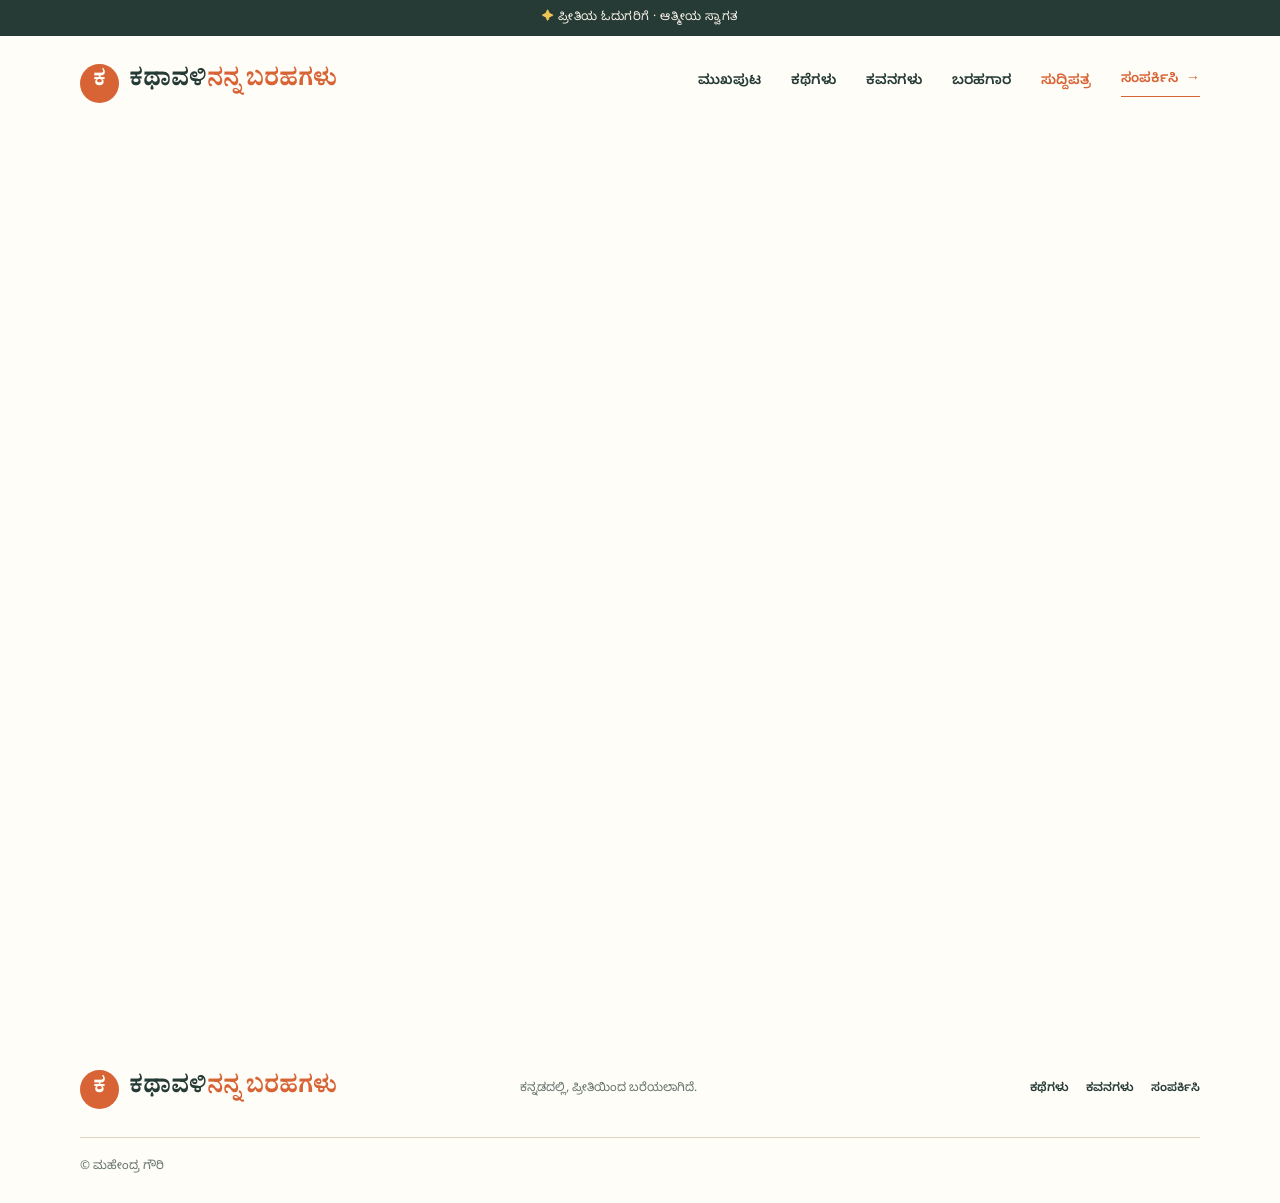
<file: suddipatra.html>
<!doctype html>
<html lang="kn"><head><meta charset="UTF-8" /><meta name="viewport" content="width=device-width, initial-scale=1.0" /><meta name="description" content="ಕಥಾವಳಿಯ ಸುದ್ದಿಪತ್ರ." /><title>ಸುದ್ದಿಪತ್ರ | ಕಥಾವಳಿ</title><link rel="preconnect" href="https://fonts.googleapis.com" /><link rel="preconnect" href="https://fonts.gstatic.com" crossorigin /><link href="https://fonts.googleapis.com/css2?family=Noto+Serif+Kannada:wght@400;500;600;700&family=Noto+Sans+Kannada:wght@400;500;600;700&display=swap" rel="stylesheet" /><link rel="stylesheet" href="styles.css" /><link rel="stylesheet" href="creative.css" /></head>
<body><a class="skip-link" href="#main-content">ಸುದ್ದಿಪತ್ರಕ್ಕೆ ತೆರಳಿ</a><div class="reading-progress"><span></span></div><header class="site-header"><div class="announcement"><span class="spark">✦</span> ಪ್ರೀತಿಯ ಓದುಗರಿಗೆ · ಆತ್ಮೀಯ ಸ್ವಾಗತ </div><nav class="nav container" aria-label="ಮುಖ್ಯ ಸಂಚರಣೆ"><a class="brand" href="index.html"><span class="brand-mark">ಕ</span><span>ಕಥಾವಳಿ<em>ನನ್ನ ಬರಹಗಳು</em></span></a><button class="menu-button" aria-label="ಮೆನು ತೆರೆಯಿರಿ" aria-expanded="false">☰</button><div class="nav-links"><a href="index.html">ಮುಖಪುಟ</a><a href="kathegalu.html">ಕಥೆಗಳು</a><a href="kavanagalu.html">ಕವನಗಳು</a><a href="barahagara.html">ಬರಹಗಾರ</a><a class="active" href="suddipatra.html">ಸುದ್ದಿಪತ್ರ</a><a class="nav-cta" href="samparka.html">ಸಂಪರ್ಕಿಸಿ <span>→</span></a></div></nav></header>
<main class="page-wrap" id="main-content"><section class="newsletter-section"><div data-reveal><p class="eyebrow-line">ಕಥಾವಳಿ ಪತ್ರ</p><h1>ಹೊಸ ಬರಹ<br /><i>ನಿಮ್ಮ ಇನ್‌ಬಾಕ್ಸ್‌ಗೆ.</i></h1><p class="lead">ತಿಂಗಳಿಗೆ ಎರಡು ಬಾರಿ ಮಾತ್ರ — ಒಂದು ಹೊಸ ಕಥೆ, ಒಂದು ಕವನ ಮತ್ತು ಬರಹದ ಹಿಂದಿನ ಸಣ್ಣ ಟಿಪ್ಪಣಿ.</p><form class="newsletter-form-new" id="newsletter-form" novalidate><label for="newsletter-email">ನಿಮ್ಮ ಇಮೇಲ್ ವಿಳಾಸ</label><div><input id="newsletter-email" type="email" placeholder="example@email.com" required /><button class="button button-primary" type="submit">ಸೇರಿಕೊಳ್ಳಿ <span>→</span></button></div><p class="form-message" aria-live="polite"></p></form></div><div class="newsletter-art-new" data-reveal aria-hidden="true"><div class="envelope-new"><span>ಕ</span></div><i>✦</i><i>✦</i><i>✦</i></div></section><section class="newsletter-promises container" data-reveal><h2>ಪತ್ರದಲ್ಲಿ ಏನಿರುತ್ತದೆ?</h2><p>ಹೊಸ ಕಥೆಯ ಮೊದಲ ಓದು · ತಿಂಗಳ ಒಂದು ಕವನ · ಬರಹ ಹುಟ್ಟಿದ ಕ್ಷಣದ ಬಗ್ಗೆ ಸಣ್ಣ ಟಿಪ್ಪಣಿ. ಯಾವುದೇ ಗದ್ದಲವಿಲ್ಲ, ಕೇವಲ ಪ್ರೀತಿಯ ಬರಹಗಳು.</p></section></main>
<footer class="site-footer"><div class="container footer-inner"><a class="brand" href="index.html"><span class="brand-mark">ಕ</span><span>ಕಥಾವಳಿ<em>ನನ್ನ ಬರಹಗಳು</em></span></a><p>ಕನ್ನಡದಲ್ಲಿ, ಪ್ರೀತಿಯಿಂದ ಬರೆಯಲಾಗಿದೆ.</p><div class="footer-links"><a href="kathegalu.html">ಕಥೆಗಳು</a><a href="kavanagalu.html">ಕವನಗಳು</a><a href="samparka.html">ಸಂಪರ್ಕಿಸಿ</a></div><p class="copyright">© <span id="year"></span> ಮಹೇಂದ್ರ ಗೌರಿ</p></div></footer><script src="app.js"></script></body></html>
</file>
<file: styles.css>
:root { --ink:#263b36; --muted:#6d7873; --paper:#fffdf8; --cream:#f4eddf; --orange:#d86435; --orange-dark:#b94c23; --yellow:#efc84b; --line:#dcd5c8; --serif:"Noto Serif Kannada", Georgia, serif; --sans:"Noto Sans Kannada", Arial, sans-serif; }
* { box-sizing:border-box; } html { scroll-behavior:smooth; } body { margin:0; background:var(--paper); color:var(--ink); font-family:var(--sans); font-size:16px; line-height:1.75; } button,input { font:inherit; } button,a { -webkit-tap-highlight-color:transparent; } a { color:inherit; text-decoration:none; } .container { width:min(1120px, calc(100% - 48px)); margin:auto; }.skip-link { position:absolute; left:-10000px; background:var(--ink); color:white; padding:10px 16px; z-index:20; }.skip-link:focus { left:12px; top:12px; }
.announcement { background:var(--ink); color:#f9f3e8; text-align:center; padding:8px 12px 7px; font-size:12px; letter-spacing:.04em; }.site-header { background:var(--paper); }.nav { height:94px; display:flex; align-items:center; justify-content:space-between; }.brand { display:inline-flex; align-items:center; gap:10px; font-family:var(--serif); font-size:24px; line-height:1; font-weight:700; }.brand em { color:var(--orange); font-style:normal; }.brand-mark { display:grid; place-items:center; width:39px; height:39px; border-radius:50%; color:var(--paper); background:var(--orange); font-size:22px; }.nav-links { display:flex; align-items:center; gap:30px; font-size:14px; font-weight:600; }.nav-links > a:not(.nav-cta) { position:relative; }.nav-links > a:not(.nav-cta)::after { content:""; position:absolute; left:0; bottom:-4px; width:0; height:1px; background:var(--orange); transition:width .2s; }.nav-links > a:not(.nav-cta):hover::after { width:100%; }.nav-cta { color:var(--orange); border-bottom:1px solid currentColor; padding-bottom:2px; }.nav-cta span,.button span,.text-link span,.read-story span { padding-left:4px; transition:transform .2s; display:inline-block; }.nav-cta:hover span,.button:hover span,.text-link:hover span,.read-story:hover span { transform:translateX(4px); }.menu-button { display:none; border:0; background:transparent; font-size:25px; color:var(--ink); cursor:pointer; }
.hero { min-height:570px; display:grid; grid-template-columns:1.05fr .95fr; gap:70px; align-items:center; padding-top:55px; padding-bottom:65px; }.eyebrow { margin:0 0 11px; color:var(--orange); font-size:12px; font-weight:700; letter-spacing:.13em; text-transform:uppercase; }.hero h1,.section-heading h2,.about h2,.subscribe h2 { font-family:var(--serif); font-size:clamp(41px,5.1vw,64px); line-height:1.2; letter-spacing:-.045em; margin:0; font-weight:700; }.hero h1 i,.about h2 i { color:var(--orange); font-weight:400; }.hero-text { max-width:510px; margin:24px 0 27px; color:var(--muted); font-size:17px; }.hero-actions { display:flex; align-items:center; gap:27px; flex-wrap:wrap; }.button { display:inline-block; border:0; cursor:pointer; padding:14px 20px 12px; font-weight:700; transition:transform .2s,background .2s; }.button:hover { transform:translateY(-2px); }.button-primary { background:var(--orange); color:white; box-shadow:4px 4px 0 #efc5a9; }.button-primary:hover { background:var(--orange-dark); }.text-link { display:inline-block; color:var(--orange); font-size:14px; font-weight:700; border-bottom:1px solid currentColor; line-height:1.7; cursor:pointer; }.hero-meta { display:flex; gap:32px; border-top:1px solid var(--line); padding-top:21px; margin-top:47px; }.hero-meta > div { display:flex; flex-direction:column; }.hero-meta strong { font-family:var(--serif); font-size:24px; line-height:1.35; }.hero-meta span { color:var(--muted); font-size:12px; }
.hero-art { height:440px; position:relative; overflow:hidden; background:#d9e4d6; border-radius:150px 150px 0 0; isolation:isolate; box-shadow:15px 15px 0 var(--cream); }.sun { position:absolute; width:134px; height:134px; background:var(--yellow); border-radius:50%; top:64px; right:85px; }.hill { position:absolute; bottom:-50px; border-radius:50% 50% 0 0; }.hill-back { background:#96ae8b; width:560px; height:235px; left:-135px; }.hill-front { background:#587b65; width:550px; height:175px; right:-150px; }.hut { position:absolute; width:110px; height:67px; background:#e5b97a; left:215px; bottom:105px; z-index:2; }.hut::before { content:""; position:absolute; border-left:73px solid transparent; border-right:73px solid transparent; border-bottom:65px solid #b75937; left:-18px; top:-57px; }.hut span { width:21px; height:38px; position:absolute; bottom:0; left:44px; background:#6e4b32; }.tree { position:absolute; bottom:111px; z-index:3; width:15px; height:100px; background:#4e4a30; }.tree::before,.tree::after,.tree span { content:""; position:absolute; border-radius:50%; background:#365d49; }.tree::before { height:89px; width:90px; top:-65px; left:-40px; }.tree::after { height:65px; width:70px; top:-87px; left:-13px; }.tree span { height:62px; width:65px; top:-51px; left:-60px; }.tree-one { left:91px; transform:scale(.88); }.tree-two { right:54px; transform:scale(.63); bottom:103px; }.bird { position:absolute; z-index:2; color:#345044; font-size:37px; transform:rotate(-18deg); }.bird-one { top:75px; left:120px; }.bird-two { top:109px; left:170px; transform:rotate(-13deg) scale(.65); }.hero-art p { position:absolute; z-index:4; left:36px; bottom:28px; color:#fff8e8; font-family:var(--serif); font-size:20px; line-height:1.4; margin:0; text-shadow:0 1px 4px #315a47; }
.quote-band { background:var(--cream); padding:42px 0; }.quote-inner { display:flex; align-items:center; justify-content:center; gap:17px; text-align:center; }.quote-inner p { font-family:var(--serif); font-size:clamp(20px,2.4vw,29px); line-height:1.55; margin:0; }.quote-mark { color:var(--orange); font-family:Georgia,serif; font-size:68px; height:48px; line-height:1; }.quote-mark.end { align-self:flex-end; }
.featured { padding-top:105px; padding-bottom:110px; }.section-heading { display:flex; align-items:end; justify-content:space-between; gap:20px; margin-bottom:35px; }.section-heading h2 { font-size:37px; }.issue { color:var(--muted); font-size:13px; }.featured-card { display:grid; grid-template-columns:.92fr 1.08fr; min-height:365px; background:var(--ink); color:#fffbf1; }.featured-image { min-height:300px; position:relative; overflow:hidden; }.image-rain { background:linear-gradient(145deg,#a2c1cb 0%,#7799a9 45%,#426677 100%); }.image-rain::before { content:""; position:absolute; bottom:-57px; width:130%; height:165px; left:-10%; border-radius:50% 50% 0 0; background:#355b4e; }.image-rain::after { content:""; position:absolute; bottom:-30px; left:16%; width:170px; height:160px; border-radius:50% 50% 0 0; background:#25483c; box-shadow:245px 15px 0 -30px #25483c; }.image-rain > span { position:absolute; z-index:2; font-family:var(--serif); font-size:86px; color:#eef3e7; left:50%; top:36%; transform:translate(-50%,-50%); opacity:.92; }.rain-lines { position:absolute; inset:-30px; opacity:.45; background:repeating-linear-gradient(110deg,transparent 0 23px,#e2edf3 24px 26px,transparent 27px 47px); }.featured-body { padding:51px 58px 32px; display:flex; flex-direction:column; align-items:flex-start; }.category { color:#c6d2c8; font-size:11px; font-weight:700; letter-spacing:.12em; text-transform:uppercase; margin:0 0 12px; }.category span { color:var(--yellow); padding:0 5px; }.featured-body h3 { font-family:var(--serif); font-size:36px; line-height:1.35; margin:0; }.featured-body > p:not(.category) { color:#d7ded8; font-size:15px; line-height:1.8; margin:14px 0 18px; max-width:525px; }.read-story { background:transparent; border:0; color:var(--yellow); padding:0 0 3px; border-bottom:1px solid currentColor; font-weight:700; cursor:pointer; font-size:14px; }.featured-footer { width:100%; display:flex; justify-content:space-between; gap:12px; border-top:1px solid #52665f; margin-top:auto; padding-top:17px; font-size:11px; color:#c7d1cb; }
.stories-section { background:#f8f5ed; padding:102px 0 108px; }.search { width:230px; display:flex; align-items:center; gap:7px; border-bottom:1px solid #aeb4aa; color:var(--muted); padding:4px 0; }.search span { font-size:25px; line-height:1; }.search input { width:100%; outline:0; border:0; background:transparent; color:var(--ink); font-size:13px; }.search input::placeholder { color:#838d87; }.filters { display:flex; gap:10px; flex-wrap:wrap; margin-bottom:33px; }.filter { padding:8px 14px 6px; border:1px solid var(--line); background:transparent; color:var(--muted); cursor:pointer; font-size:13px; transition:.2s; }.filter:hover,.filter.active { color:var(--paper); border-color:var(--ink); background:var(--ink); }.story-grid { display:grid; grid-template-columns:repeat(3,1fr); gap:47px 28px; }.story-card { display:flex; flex-direction:column; align-items:flex-start; }.card-art { position:relative; overflow:hidden; height:196px; width:100%; margin-bottom:20px; display:grid; place-items:center; font-family:var(--serif); font-size:33px; color:#fffaf0; line-height:1.25; text-align:center; }.card-art::before,.card-art::after { content:""; position:absolute; }.card-art span { position:relative; z-index:2; }.art-tree { background:#7f9c72; }.art-tree::before { bottom:-65px; left:-15px; width:150px; height:180px; border-radius:50%; background:#43654b; box-shadow:130px 40px 0 -32px #43654b,250px -20px 0 -15px #355b43; }.art-tree::after { height:130px; width:18px; background:#5e4b31; bottom:0; left:49%; }.art-station { background:#536d75; }.art-station::before { width:120%; height:88px; left:-10%; bottom:-32px; background:#394952; transform:skewY(-7deg); }.art-station::after { width:36px; height:137px; top:0; left:46%; background:#d49058; box-shadow:73px 21px 0 -10px #d49058,-72px 5px 0 -9px #d49058; }.art-saree { background:#bf6852; }.art-saree::before { width:145%; height:88px; left:-18%; top:62px; background:#e3ad77; transform:rotate(-10deg); box-shadow:0 39px 0 #8e4650; }.art-saree::after { width:120px; height:120px; border:1px solid #f8d3a0; border-radius:50%; }.art-sky { background:#a8cbd5; }.art-sky::before { width:140px; height:42px; border-radius:50%; background:#e9f1e8; left:23%; top:58px; box-shadow:73px 22px 0 -7px #e9f1e8,151px -12px 0 -12px #e9f1e8; }.art-sky::after { width:100%; height:65px; bottom:0; background:#5e856f; clip-path:polygon(0 100%,0 58%,18% 19%,35% 67%,53% 30%,73% 64%,87% 15%,100% 57%,100% 100%); }.art-kitchen { background:#b8814d; }.art-kitchen::before { width:180px; height:180px; border:5px solid #8a5a38; border-radius:50%; top:-95px; left:calc(50% - 90px); }.art-kitchen::after { width:78px; height:42px; border-radius:0 0 38px 38px; border:4px solid #f5d697; border-top:0; top:96px; left:calc(50% - 39px); }.art-coming { background:#e7d9bd; color:var(--orange); }.art-coming::before { height:115%; width:1px; background:#cebea0; transform:rotate(32deg); }.story-card .category { color:var(--orange); margin-bottom:6px; }.story-card h3 { font-family:var(--serif); font-size:22px; line-height:1.45; margin:0; }.story-card > p:not(.category) { margin:10px 0 13px; color:var(--muted); font-size:13px; line-height:1.75; }.story-card .simple { color:var(--orange); font-size:13px; }.no-results { text-align:center; color:var(--muted); padding-top:32px; }
.about { display:grid; grid-template-columns:.85fr 1.15fr; gap:100px; align-items:center; padding-top:115px; padding-bottom:115px; }.about-portrait { height:365px; position:relative; background:var(--cream); overflow:hidden; display:grid; place-items:center; }.portrait-circle { width:180px; height:180px; border-radius:50%; background:#dc8c5e; display:grid; place-items:center; color:#fff3df; font-family:var(--serif); font-size:55px; position:relative; z-index:2; }.portrait-circle::before { content:""; position:absolute; width:105px; height:65px; border-radius:50% 50% 20% 20%; border:5px solid #553d35; border-bottom:0; top:23px; }.portrait-lines { position:absolute; width:145%; height:1px; background:#d2bfa1; transform:rotate(-29deg); box-shadow:0 38px #d2bfa1,0 -38px #d2bfa1; }.about h2 { font-size:43px; }.about-copy > p:not(.eyebrow) { color:var(--muted); font-size:15px; max-width:550px; margin:20px 0 0; }.about-copy strong { color:var(--ink); }.about-copy .text-link { margin-top:26px; }
.subscribe { background:var(--ink); color:#fff9ef; padding:76px 0; }.subscribe-inner { display:grid; grid-template-columns:1fr 1fr; gap:75px; align-items:center; }.subscribe h2 { font-size:38px; }.subscribe-inner > div > p:not(.eyebrow) { margin:12px 0 0; color:#cad4cd; font-size:14px; }.subscribe form label { display:block; color:#d2d9d2; font-size:12px; margin-bottom:8px; }.form-row { display:flex; }.form-row input { min-width:0; flex:1; border:0; padding:13px 14px 11px; outline:2px solid transparent; }.form-row input:focus { outline-color:var(--yellow); }.form-row .button { white-space:nowrap; box-shadow:none; }.form-message { min-height:20px; margin:8px 0 0; color:var(--yellow); font-size:12px; }.site-footer { padding:40px 0 25px; }.footer-inner { display:grid; grid-template-columns:1.2fr 1.4fr auto; gap:20px; align-items:center; }.footer-inner > p { margin:0; color:var(--muted); font-size:12px; }.footer-links { display:flex; gap:17px; font-size:12px; font-weight:600; }.footer-links a:hover { color:var(--orange); }.copyright { grid-column:1/-1; border-top:1px solid var(--line); padding-top:19px; margin-top:8px !important; }
.reader { width:min(760px, calc(100% - 28px)); max-height:min(82vh,850px); color:var(--ink); background:var(--paper); border:0; padding:0; box-shadow:0 25px 70px #1729238f; }.reader::backdrop { background:#132c24c7; backdrop-filter:blur(2px); }.reader-content { max-width:620px; padding:80px 58px 55px; margin:auto; }.reader .category { color:var(--orange); }.reader h2 { font-family:var(--serif); font-size:clamp(30px,5vw,48px); line-height:1.3; margin:0; }.reader-byline { color:var(--muted); font-size:13px; padding-bottom:25px; border-bottom:1px solid var(--line); }.reader-body { font-family:var(--serif); font-size:17px; line-height:2.1; }.reader-body p { margin:1.35em 0; }.reader-body p:first-child::first-letter { float:left; color:var(--orange); font-size:3.5em; font-weight:700; line-height:.7; margin:.16em .1em 0 0; }.reader-end { text-align:center; color:var(--orange); padding-top:13px; }.reader-end p { color:var(--muted); font-family:var(--sans); font-size:12px; }.close-reader { position:fixed; right:calc(50% - min(380px, calc(50vw - 14px))); margin:16px; width:38px; height:38px; border:0; border-radius:50%; background:var(--ink); color:white; font-size:26px; line-height:1; cursor:pointer; z-index:2; }
@media (max-width:780px) { .container { width:min(100% - 34px, 560px); }.nav { height:75px; }.menu-button { display:block; }.nav-links { display:none; position:absolute; top:114px; left:0; right:0; z-index:8; padding:22px 8.5%; background:var(--paper); border-bottom:1px solid var(--line); box-shadow:0 14px 18px #263b3614; flex-direction:column; align-items:flex-start; gap:16px; }.nav-links.open { display:flex; }.hero { min-height:auto; grid-template-columns:1fr; padding:43px 0 50px; gap:38px; }.hero h1 { font-size:47px; }.hero-art { height:340px; order:-1; }.sun { right:45px; top:50px; }.hut { left:42%; transform:scale(.85); transform-origin:bottom; }.hero-meta { margin-top:32px; }.featured { padding:72px 0; }.featured-card { grid-template-columns:1fr; }.featured-image { min-height:230px; }.featured-body { padding:34px 26px 26px; }.featured-body h3 { font-size:30px; }.featured-footer { flex-direction:column; }.section-heading { align-items:flex-start; flex-direction:column; }.section-heading h2 { font-size:33px; }.issue { margin-top:-17px; }.stories-section { padding:72px 0; }.stories-heading { gap:19px; }.search { width:100%; }.story-grid { grid-template-columns:1fr; gap:36px; }.card-art { height:210px; }.about { grid-template-columns:1fr; gap:38px; padding:75px 0; }.about-portrait { height:275px; }.about h2 { font-size:37px; }.subscribe { padding:60px 0; }.subscribe-inner { grid-template-columns:1fr; gap:33px; }.subscribe h2 { font-size:34px; }.form-row { flex-direction:column; gap:10px; }.form-row .button { width:100%; }.footer-inner { grid-template-columns:1fr; gap:15px; }.footer-links { order:2; }.copyright { order:3; }.reader-content { padding:70px 27px 35px; }.close-reader { right:14px; margin:10px; }.reader-body { font-size:16px; } }
</file>
<file: creative.css>
/* Shared creative multi-page layer for ಕಥಾವಳಿ */
.poem-reader .reader-content{text-align:center}.poem-reader-body{font-size:19px!important;line-height:2.25!important;text-align:center}.poem-reader-body p{white-space:pre-line}.poem-reader-body p:first-child::first-letter{float:none!important;margin:0!important;color:inherit!important;font-size:inherit!important;font-weight:inherit!important;line-height:inherit!important}
@keyframes floatSun{50%{transform:translateY(-10px)}}@keyframes pageEnter{from{opacity:0;transform:translateY(20px)}to{opacity:1;transform:none}}.hero-art .sun{animation:floatSun 5s ease-in-out infinite}.hero-art .bird{animation:floatLeaf 4s ease-in-out infinite}.hero-art .bird-two{animation-delay:.5s}.poem-promo .moon-small{animation:floatSun 5s ease-in-out infinite}.home-page .story-card:hover{transform:translateY(-7px);transition:transform .25s}.home-page .hero-copy,.home-page .hero-art{animation:pageEnter .7s ease both}.home-page .hero-art{animation-delay:.12s}
:root{--deep:#173a35;--forest:#245047;--warm:#d86435;--sun:#f1c553;--sand:#f7f1e5;--line:#ded3c1;--muted:#65736e;--serif:"Noto Serif Kannada",Georgia,serif;--sans:"Noto Sans Kannada",Arial,sans-serif}body{overflow-x:hidden}.reading-progress{position:fixed;z-index:100;top:0;left:0;width:100%;height:3px}.reading-progress span{display:block;width:0;height:100%;background:var(--warm)}.spark{color:var(--sun)}.nav-links .active{color:var(--warm)}.menu-button{line-height:1}.page-wrap{min-height:100vh;background:var(--paper,#fffdf8)}.inner-hero{display:grid;grid-template-columns:1.1fr .9fr;gap:78px;align-items:center;max-width:1120px;margin:auto;padding:76px 24px}.eyebrow-line{display:flex;align-items:center;gap:9px;margin:0 0 10px;color:var(--warm);font-size:11px;font-weight:700;letter-spacing:.13em;text-transform:uppercase}.eyebrow-line::before{content:"";width:21px;height:1px;background:currentColor}.inner-hero h1,.about-copy-new h1,.contact-copy h1{margin:0;font:700 clamp(42px,5vw,64px)/1.22 var(--serif);letter-spacing:-.06em}.inner-hero h1 i,.about-copy-new h1 i,.contact-copy h1 i{color:var(--warm);font-weight:400}.lead{max-width:540px;margin:21px 0 0;color:var(--muted);font-size:16px}.hero-shape{position:relative;min-height:310px;overflow:hidden;border-radius:160px 160px 15px 15px;isolation:isolate;box-shadow:15px 15px 0 #f4edde}.hero-shape::before,.hero-shape::after{position:absolute;content:"";border-radius:50%}.hero-shape::before{width:280px;height:280px;right:-77px;bottom:-95px;background:#547f6c}.hero-shape::after{width:140px;height:140px;left:52px;top:51px;background:var(--sun)}.story-shape{background:#c4d8bd}.story-shape span,.poem-shape span{position:absolute;z-index:2;top:50%;left:50%;transform:translate(-50%,-50%);color:#fff9e9;font:400 66px/1 var(--serif);text-shadow:0 2px 7px #3a654f}.poem-shape{background:#31545b}.poem-shape::before{background:#50777a}.poem-shape::after{background:#f2ca59}.poem-shape em{position:absolute;z-index:3;top:65px;left:27%;color:#fbf0ba;font-style:normal;font-size:20px;animation:twinkle 2s infinite}.poem-shape em+em{top:140px;left:71%;font-size:11px;animation-delay:.6s}.about-shape{background:#e6d8bf}.about-shape::after{background:#df9261}.about-shape span{position:absolute;z-index:2;bottom:27px;left:28px;color:#fff8e8;font:600 18px/1.5 var(--serif)}.catalogue-wrap,.poems-wrap,.contact-section,.about-section,.newsletter-section{max-width:1120px;margin:auto;padding:20px 24px 105px}.catalogue-tools{display:flex;align-items:center;justify-content:space-between;gap:22px;margin-bottom:34px}.story-grid-new{display:grid;grid-template-columns:repeat(3,1fr);gap:29px}.story-card-new{position:relative;display:flex;min-height:362px;padding:25px;flex-direction:column;align-items:flex-start;overflow:hidden;color:var(--deep);background:#e7efe2;transition:transform .3s,box-shadow .3s}.story-card-new:hover{transform:translateY(-7px);box-shadow:0 18px 35px #203d3720}.story-card-new:nth-child(2n){background:#f0d1a4}.story-card-new:nth-child(3n){background:#b8d0d1}.story-card-new::after{position:absolute;right:-58px;bottom:-68px;content:"";width:200px;height:200px;border:1px solid #fff9;border-radius:50%;transition:transform .35s}.story-card-new:hover::after{transform:scale(1.18)}.story-number{font-size:11px;letter-spacing:.12em}.story-icon{position:relative;z-index:1;align-self:flex-end;margin:22px 8px 17px;font:56px/1 Georgia,serif}.story-card-new .category{position:relative;z-index:1;margin-bottom:6px;color:#536d62}.story-card-new h2{position:relative;z-index:1;margin:0;font:700 24px/1.45 var(--serif);letter-spacing:-.04em}.story-card-new p:not(.category){position:relative;z-index:1;margin:10px 0 15px;color:#52635d;font-size:13px;line-height:1.8}.story-card-new button,.poem-tile button{position:relative;z-index:1;margin-top:auto;padding:0 0 3px;border:0;border-bottom:1px solid currentColor;background:transparent;color:var(--warm);font:700 13px var(--sans);cursor:pointer}.story-card-new button span,.poem-tile button span{display:inline-block;transition:transform .2s}.story-card-new button:hover span,.poem-tile button:hover span{transform:translateX(5px)}.poem-opening{padding:20px 0 70px;max-width:1120px;margin:auto;text-align:center}.poem-opening p{max-width:800px;margin:0 auto;font:500 clamp(25px,3.5vw,40px)/1.65 var(--serif);letter-spacing:-.05em}.poem-opening i{color:var(--warm);font-weight:400}.poem-grid-new{display:grid;grid-template-columns:repeat(3,1fr);gap:18px}.poem-tile{position:relative;display:flex;min-height:330px;padding:26px;flex-direction:column;overflow:hidden;background:#edba64;color:#27443d;transition:transform .3s}.poem-tile:hover{transform:rotate(-1.5deg) translateY(-5px)}.poem-tile:nth-child(2){background:#8db0b2}.poem-tile:nth-child(3){background:#becfa9}.poem-tile:nth-child(4){background:#355862;color:#fff9e8}.poem-tile:nth-child(5){background:#d7957d}.poem-tile:nth-child(6){background:#e2c97a}.poem-tile::after{position:absolute;right:-52px;bottom:-58px;content:"";width:178px;height:178px;border:1px solid #fff9;border-radius:50%}.poem-tile .poem-index{font-size:11px;letter-spacing:.12em}.poem-tile .poem-symbol{align-self:flex-end;margin:19px 6px 8px;font:57px/1 Georgia,serif}.poem-tile .category{margin:0;color:inherit;opacity:.68}.poem-tile h2{margin:0;font:700 25px/1.45 var(--serif);letter-spacing:-.04em}.poem-tile .preview{margin:14px 0;font:400 14px/1.95 var(--serif)}.poem-tile button{color:inherit}.poem-quote{margin:0;background:var(--deep);padding:74px 20px;color:#fdf4e8;text-align:center}.poem-quote p{margin:0;font:500 clamp(25px,3.2vw,39px)/1.65 var(--serif)}.poem-quote i{color:var(--sun);font-weight:400}.about-section{display:grid;grid-template-columns:.86fr 1.14fr;gap:90px;align-items:center;padding-top:86px}.about-portrait-new{position:relative;min-height:390px;overflow:hidden;background:#e5d7be;box-shadow:14px 14px 0 #f4edde}.about-portrait-new::before{position:absolute;top:36px;right:46px;content:"";width:108px;height:108px;border-radius:50%;background:#df9661}.about-portrait-new::after{position:absolute;bottom:-85px;left:50%;content:"";width:240px;height:240px;border-radius:50% 50% 0 0;background:#b65d4c;transform:translateX(-50%)}.portrait-head-new{position:absolute;z-index:2;top:112px;left:50%;width:93px;height:105px;border-radius:50% 50% 42% 42%;background:#684b39;transform:translateX(-50%)}.portrait-head-new::before{position:absolute;top:-24px;left:-10px;content:"";width:113px;height:70px;border-radius:54% 52% 25% 39%;background:#39352e}.about-copy-new p:not(.eyebrow-line){color:var(--muted);font-size:15px}.about-callout{margin:76px 0;background:#f4eddf;padding:80px 24px;text-align:center}.about-callout p{max-width:980px;margin:0 auto;font:500 clamp(26px,3.5vw,42px)/1.55 var(--serif);letter-spacing:-.05em}.about-callout i{color:var(--warm);font-weight:400}.values-row{display:grid;grid-template-columns:repeat(3,1fr);gap:1px;margin-top:85px;background:var(--line)}.values-row article{padding:34px;background:#fffdf8}.values-row span{color:var(--warm);font:32px/1 Georgia,serif}.values-row h2{margin:15px 0 5px;font:700 22px/1.4 var(--serif)}.values-row p{margin:0;color:var(--muted);font-size:13px}.newsletter-section{display:grid;grid-template-columns:1.1fr .9fr;gap:85px;align-items:center;padding-top:86px}.newsletter-section h1{margin:0;font:700 clamp(42px,5vw,64px)/1.22 var(--serif);letter-spacing:-.06em}.newsletter-section h1 i{color:var(--warm);font-weight:400}.newsletter-section .lead{margin-bottom:27px}.newsletter-form-new label{display:block;margin-bottom:8px;color:var(--muted);font-size:11px;font-weight:700}.newsletter-form-new>div{display:flex}.newsletter-form-new input{min-width:0;flex:1;padding:13px;border:1px solid var(--line);border-right:0;background:#fff;outline:0}.newsletter-form-new button{border:0}.newsletter-art-new{position:relative;min-height:355px;overflow:hidden;background:#d2dfc9;border-radius:50% 50% 0 0;box-shadow:14px 14px 0 #f4edde}.envelope-new{position:absolute;top:103px;left:50%;width:166px;height:113px;background:var(--warm);transform:translateX(-50%);box-shadow:7px 7px #b94d2a}.envelope-new::before,.envelope-new::after{position:absolute;top:0;content:"";width:104px;height:2px;background:#f9d7a9}.envelope-new::before{left:-2px;transform:rotate(34deg);transform-origin:left}.envelope-new::after{right:-2px;transform:rotate(-34deg);transform-origin:right}.envelope-new span{display:block;padding-top:27px;color:#fff7e9;font:600 48px/1 var(--serif);text-align:center}.newsletter-art-new i{position:absolute;color:#608670;font-style:normal;animation:floatLeaf 4s infinite}.newsletter-art-new i:nth-of-type(1){top:54px;left:26%;font-size:20px}.newsletter-art-new i:nth-of-type(2){top:97px;right:24%;font-size:12px;animation-delay:.6s}.newsletter-art-new i:nth-of-type(3){bottom:42px;right:31%;font-size:15px;animation-delay:1.1s}.newsletter-promises{margin-top:85px;padding:48px;background:var(--deep);color:#fbf4e8}.newsletter-promises h2{margin:0 0 18px;font:700 29px/1.4 var(--serif)}.newsletter-promises p{margin:0;color:#c8d5cd;font-size:14px}.contact-section{display:grid;grid-template-columns:1fr 1fr;gap:65px;padding-top:86px}.contact-copy .lead{margin-bottom:28px}.contact-email-new{display:inline-block;padding-bottom:7px;border-bottom:1px solid var(--line);color:var(--warm);font:600 21px/1.4 var(--serif)}.contact-form-new{padding:35px;background:#f4eddf}.contact-form-new label{display:flex;flex-direction:column;gap:6px;margin-bottom:15px;color:var(--muted);font-size:11px;font-weight:700}.contact-form-new input,.contact-form-new textarea{padding:12px;border:1px solid #d8cdb9;background:#fffdf8;color:var(--deep);font-weight:400;outline:0}.contact-form-new textarea{resize:vertical}.contact-form-new input:focus,.contact-form-new textarea:focus{border-color:var(--warm)}.form-row-new{display:grid;grid-template-columns:1fr 1fr;gap:15px}.form-bottom-new{display:flex;align-items:center;justify-content:space-between;gap:14px}.form-message{min-height:20px;margin:8px 0 0;color:var(--warm);font-size:11px}.contact-note-new{margin-top:76px;padding:48px;background:#e5efe2}.contact-note-new p{margin:0;font:500 25px/1.55 var(--serif)}.contact-note-new i{color:var(--warm);font-weight:400}.poem-promo{position:relative;display:grid;grid-template-columns:1fr 1fr;gap:55px;align-items:center;overflow:hidden;margin:0 auto 105px;padding:58px;max-width:1120px;background:#284d53;color:#fbf6e8}.poem-promo::after{position:absolute;right:-65px;bottom:-80px;content:"";width:300px;height:300px;border:1px solid #98af9c;border-radius:50%;box-shadow:0 0 0 32px #98af9c26}.poem-promo .moon-small{position:relative;z-index:1;display:grid;place-items:center;width:160px;height:160px;border-radius:50%;background:var(--sun);color:#405c56;font:66px/1 Georgia,serif;box-shadow:0 0 0 27px #f1c55321}.poem-promo h2{position:relative;z-index:1;margin:0;font:700 38px/1.35 var(--serif);letter-spacing:-.05em}.poem-promo h2 i{color:var(--sun);font-weight:400}.poem-promo p{position:relative;z-index:1;color:#c9d5cc;font-size:14px}.poem-promo .text-link{color:var(--sun)}[data-reveal]{opacity:0;transform:translateY(22px);transition:opacity .65s ease,transform .65s ease}[data-reveal].revealed{opacity:1;transform:none}@keyframes twinkle{50%{opacity:.35;transform:scale(.75)}}@keyframes floatLeaf{50%{transform:translate(7px,-12px) rotate(13deg)}}@media(max-width:780px){.inner-hero,.about-section,.newsletter-section,.contact-section{grid-template-columns:1fr;gap:38px;padding:54px 17px}.inner-hero h1,.about-copy-new h1,.contact-copy h1,.newsletter-section h1{font-size:43px}.hero-shape{min-height:270px;order:-1}.catalogue-wrap,.poems-wrap,.contact-section,.about-section,.newsletter-section{padding-right:17px;padding-left:17px;padding-bottom:72px}.catalogue-tools{align-items:stretch;flex-direction:column}.story-grid-new,.poem-grid-new,.values-row{grid-template-columns:1fr}.story-card-new,.poem-tile{min-height:290px}.poem-opening{padding:12px 17px 54px}.poem-promo{grid-template-columns:1fr;gap:24px;margin:0 17px 70px;padding:34px}.poem-promo h2{font-size:32px}.newsletter-art-new{min-height:295px;order:-1}.newsletter-form-new>div{flex-direction:column;gap:10px}.newsletter-form-new input{border-right:1px solid var(--line)}.form-row-new{grid-template-columns:1fr}.form-bottom-new{align-items:flex-start;flex-direction:column}.about-callout{margin:0 0 65px;padding:55px 17px}.values-row{margin-top:65px}.contact-note-new{margin-top:54px}.reading-progress{display:none}}
</file>
